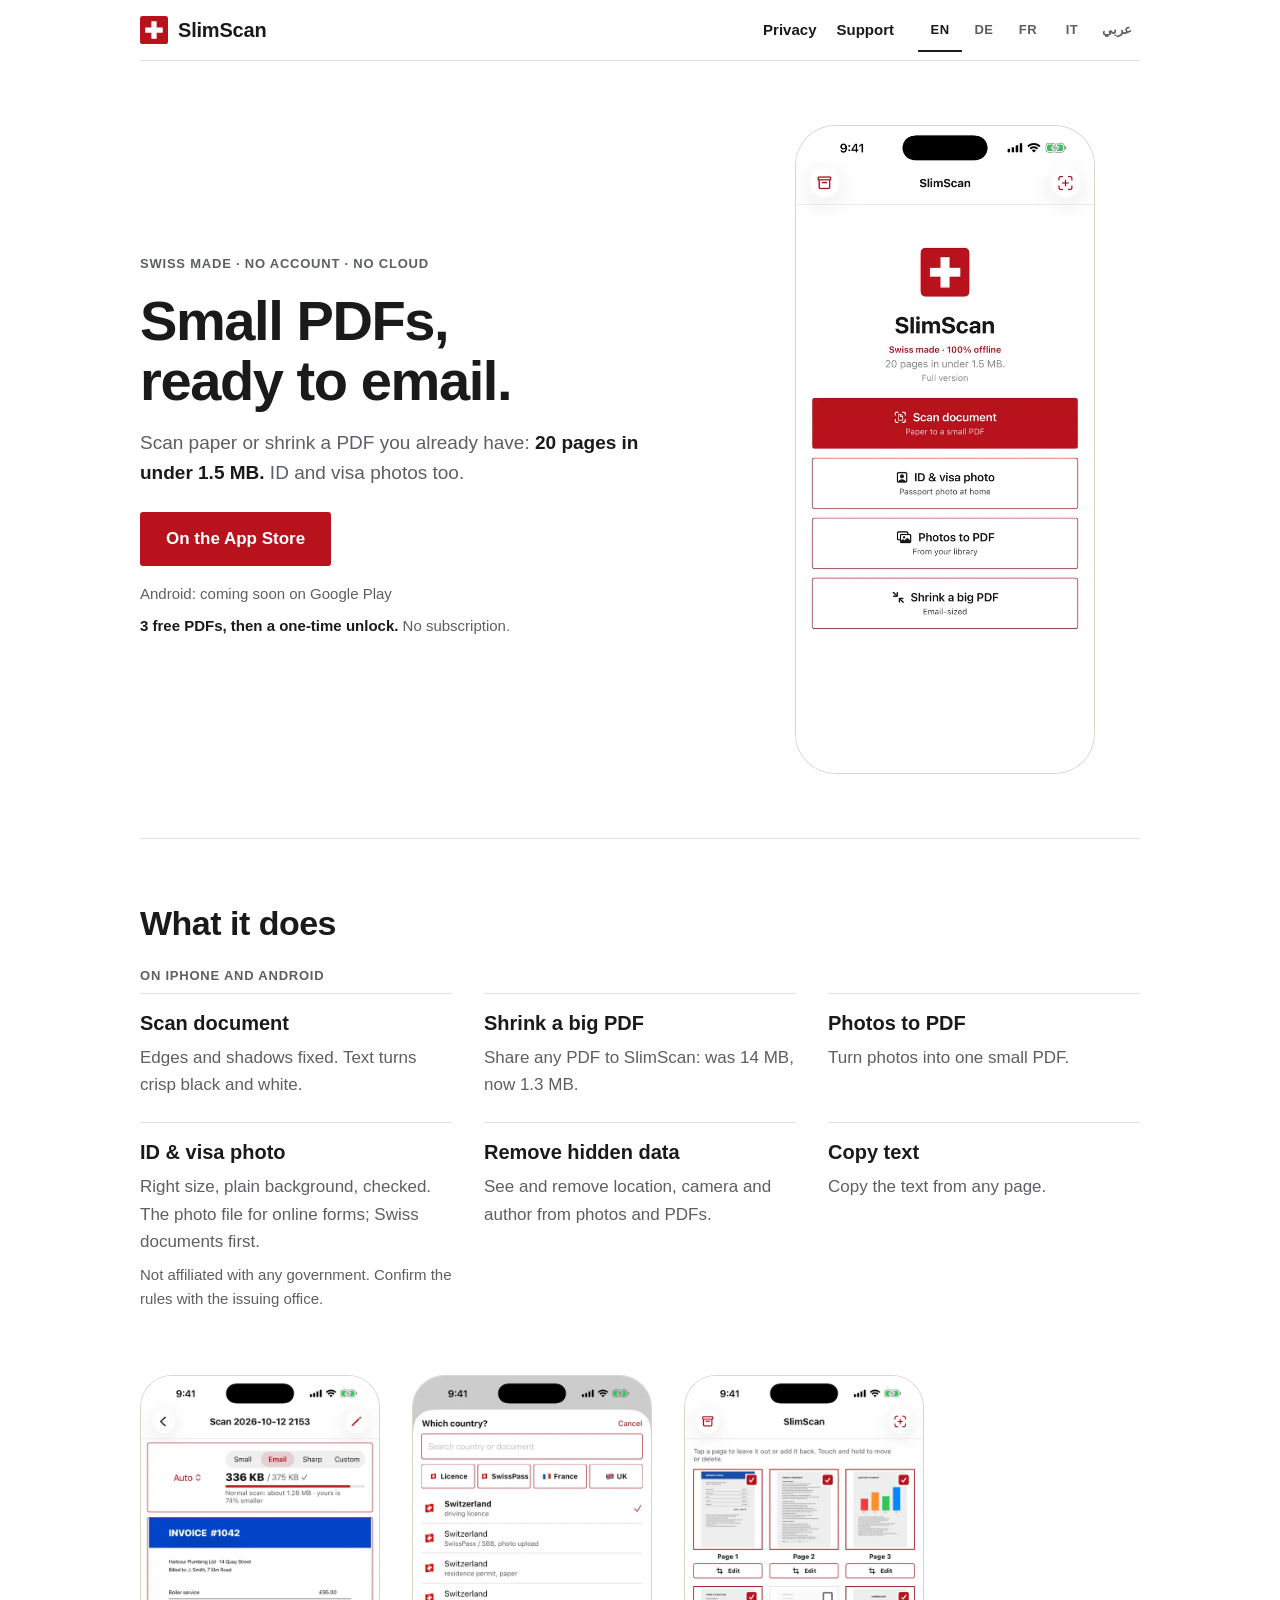
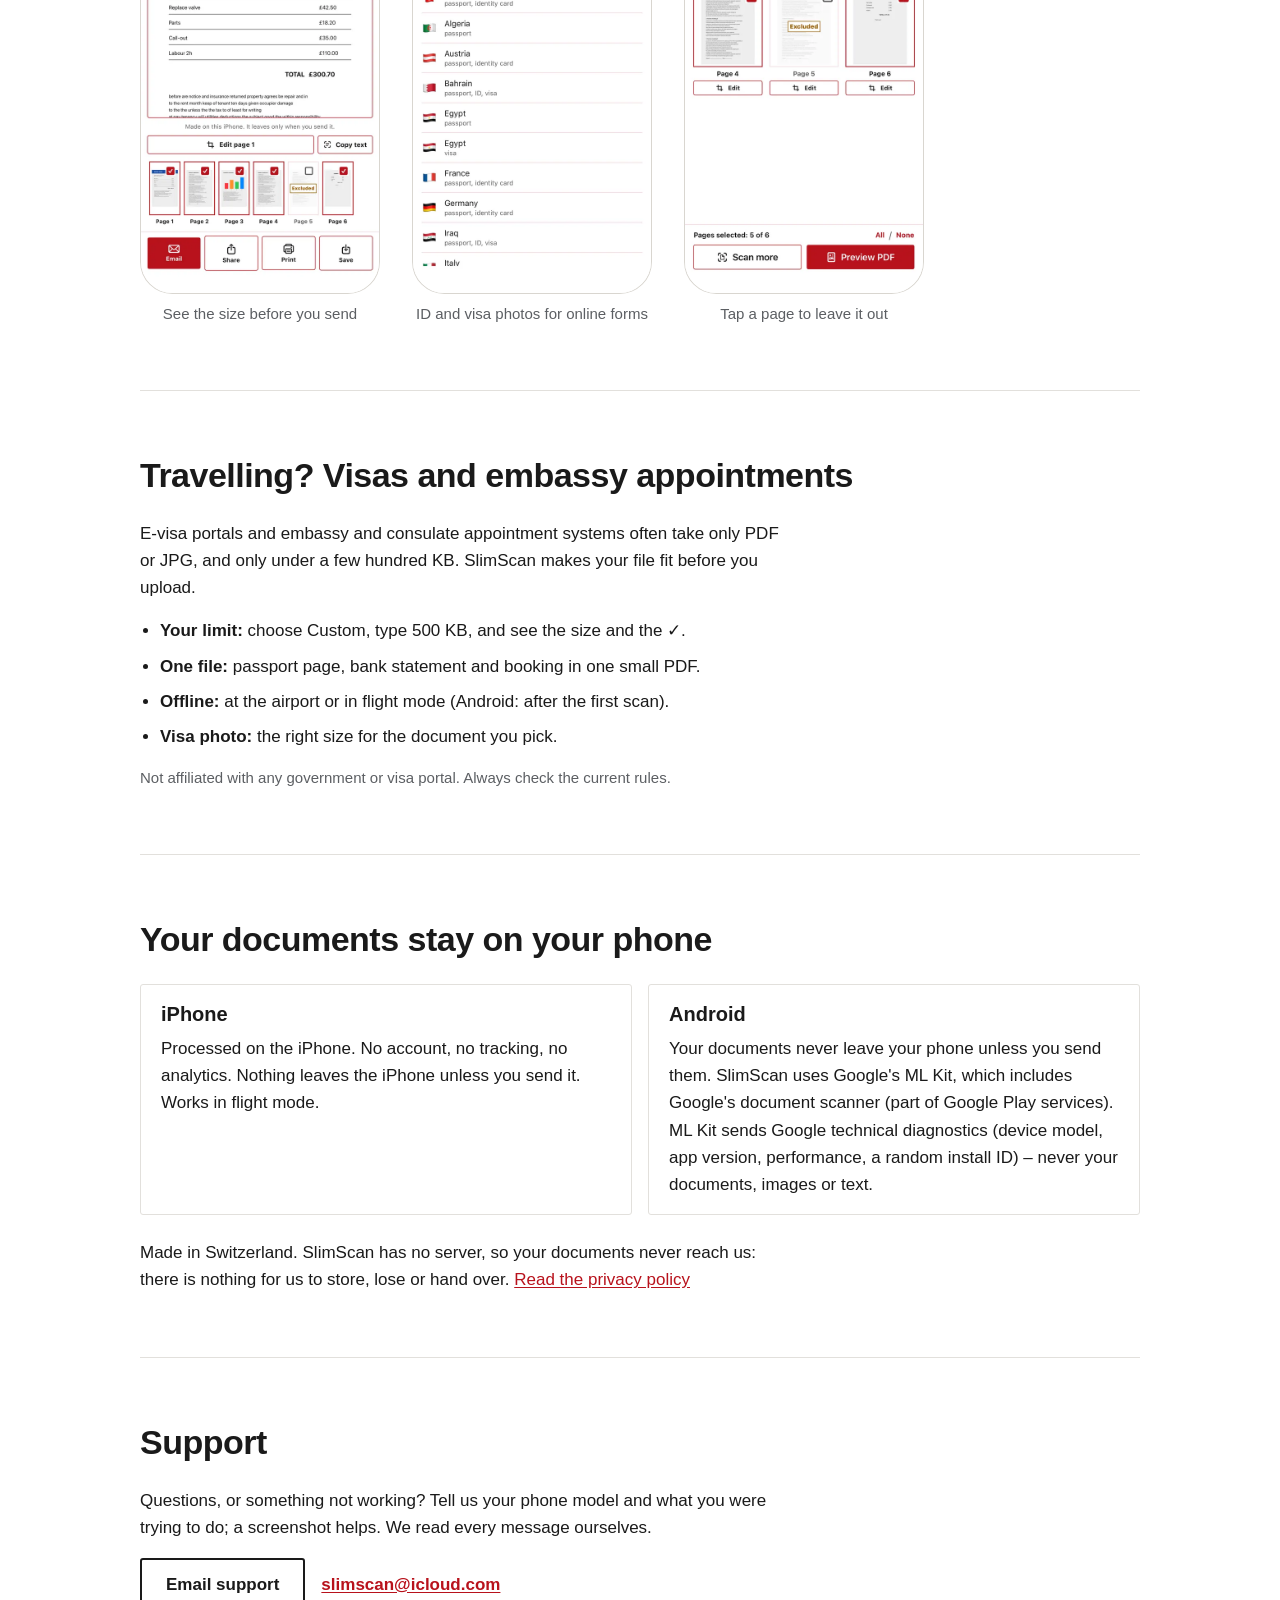
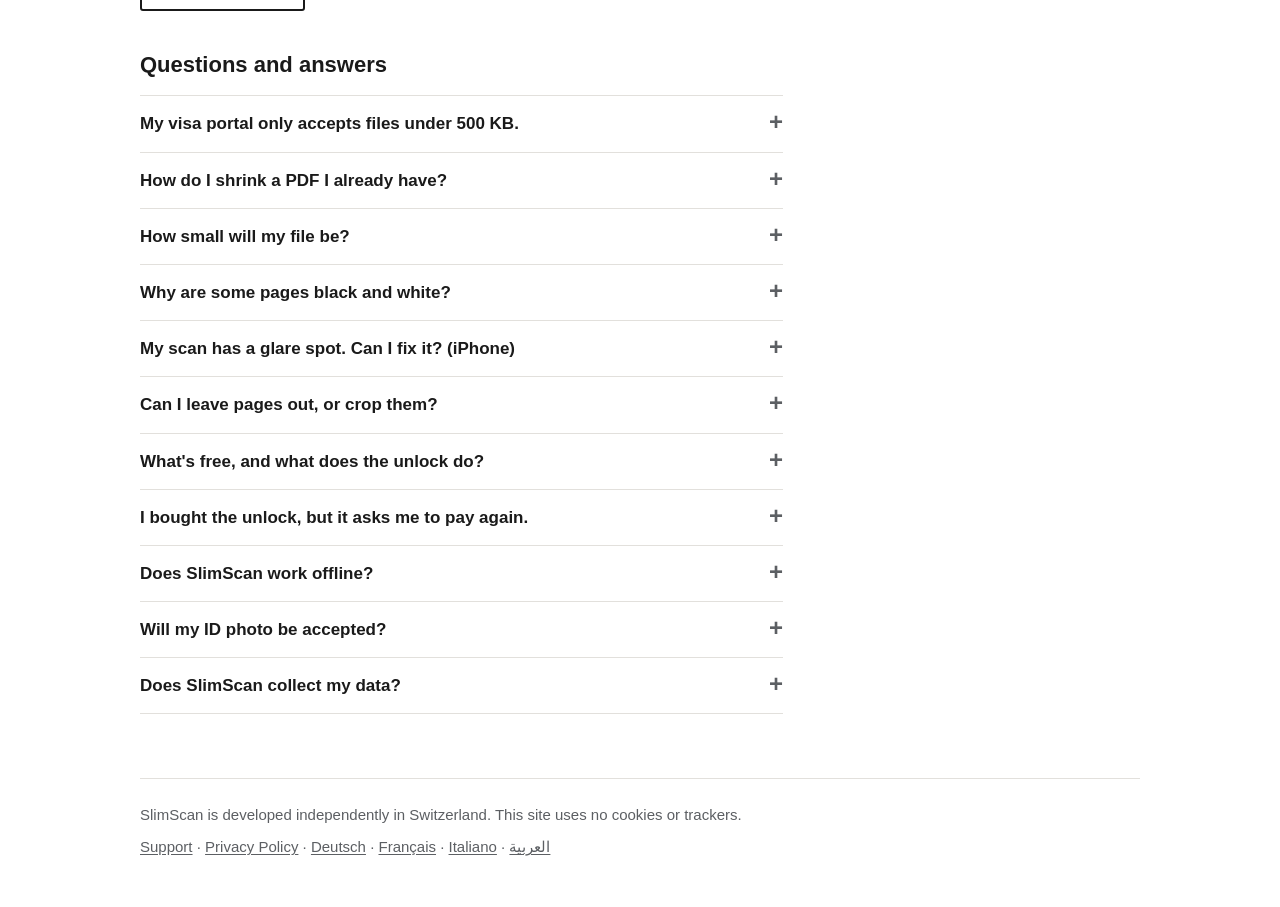
<file: index.html>
<!doctype html>
<html lang="en">
<head>
<meta charset="utf-8">
<meta name="viewport" content="width=device-width, initial-scale=1">
<title>SlimScan: Scan or Shrink PDF · Swiss made</title>
<meta name="description" content="Scan paper or shrink any PDF small enough to email: 20 pages in under 1.5 MB. ID &amp; visa photos too. Swiss made. No account, no subscription.">
<meta name="color-scheme" content="light dark">
<link rel="canonical" href="https://chager5000.github.io/SlimScan-support/">
<link rel="alternate" hreflang="en" href="https://chager5000.github.io/SlimScan-support/">
<link rel="alternate" hreflang="de" href="https://chager5000.github.io/SlimScan-support/de/">
<link rel="alternate" hreflang="fr" href="https://chager5000.github.io/SlimScan-support/fr/">
<link rel="alternate" hreflang="it" href="https://chager5000.github.io/SlimScan-support/it/">
<link rel="alternate" hreflang="ar" href="https://chager5000.github.io/SlimScan-support/ar/">
<link rel="alternate" hreflang="x-default" href="https://chager5000.github.io/SlimScan-support/">
<meta name="apple-itunes-app" content="app-id=6815830299">
<meta property="og:type" content="website">
<meta property="og:site_name" content="SlimScan">
<meta property="og:title" content="SlimScan: Scan or Shrink PDF · Swiss made">
<meta property="og:description" content="Small PDFs, ready to email. 20 pages in under 1.5 MB. No account, no cloud, no subscription.">
<meta property="og:url" content="https://chager5000.github.io/SlimScan-support/">
<meta property="og:image" content="https://chager5000.github.io/SlimScan-support/assets/og.png">
<meta property="og:image:width" content="1200">
<meta property="og:image:height" content="630">
<meta property="og:image:alt" content="SlimScan: small PDFs, Swiss made">
<meta property="og:locale" content="en_GB">
<meta name="twitter:card" content="summary_large_image">
<link rel="icon" href="assets/icon.svg" type="image/svg+xml">
<link rel="apple-touch-icon" href="assets/apple-touch-icon.png">
<link rel="stylesheet" href="style.css">
</head>
<body>
<a class="skip" href="#main">Skip to content</a>
<div class="wrap">
  <header class="top">
    <a class="brand" href="./" aria-current="page"><svg class="cross" viewBox="0 0 32 32" aria-hidden="true" focusable="false"><rect width="32" height="32" rx="3" fill="#B8121C"/><path fill="#fff" d="M13 6h6v7h7v6h-7v7h-6v-7H6v-6h7z"/></svg>SlimScan</a>
    <nav aria-label="Main">
      <a href="privacy.html">Privacy</a>
      <a href="#support">Support</a>
    </nav>
    <div class="langs" role="navigation" aria-label="Language">
      <a href="./" hreflang="en" lang="en" title="English" aria-current="true">EN</a>
      <a href="de/" hreflang="de" lang="de" title="Deutsch">DE</a>
      <a href="fr/" hreflang="fr" lang="fr" title="Français">FR</a>
      <a href="it/" hreflang="it" lang="it" title="Italiano">IT</a>
      <a href="ar/" hreflang="ar" lang="ar" title="العربية">عربي</a>
    </div>
  </header>

  <main id="main">
  <div class="hero">
    <div>
      <p class="eyebrow">Swiss made · No account · No cloud</p>
      <h1>Small PDFs, ready to email.</h1>
      <p class="lead">Scan paper or shrink a PDF you already have: <strong>20 pages in under 1.5 MB.</strong> ID and visa photos too.</p>
      <div class="cta">
        <a class="btn btn-primary" href="https://apps.apple.com/app/id6815830299?ct=website">On the App Store</a>
      </div>
      <p class="soon">Android: coming soon on Google Play</p>
      <p class="price"><strong>3 free PDFs, then a one-time unlock.</strong> No subscription.</p>
    </div>
    <figure class="hero-shot">
      <picture>
        <!-- dark version later: <source srcset="assets/01-swiss-start-dark.webp" type="image/webp" media="(prefers-color-scheme: dark)"> -->
        <source srcset="assets/01-swiss-start.webp" type="image/webp">
        <img class="shot" src="assets/01-swiss-start.jpg" width="580" height="1260" fetchpriority="high" decoding="async" alt="SlimScan home screen in the Swiss look, with the buttons Scan document, ID &amp; visa photo, Photos to PDF and Shrink a big PDF">
      </picture>
    </figure>
  </div>

  <section id="features" aria-labelledby="h-features">
    <h2 id="h-features">What it does</h2>
    <h3 class="group">On iPhone and Android</h3>
    <ul class="features">
      <li>
        <h3>Scan document</h3>
        <p>Edges and shadows fixed. Text turns crisp black and white.</p>
      </li>
      <li>
        <h3>Shrink a big PDF</h3>
        <p>Share any PDF to SlimScan: was 14 MB, now 1.3 MB.</p>
      </li>
      <li>
        <h3>Photos to PDF</h3>
        <p>Turn photos into one small PDF.</p>
      </li>
      <li>
        <h3>ID &amp; visa photo</h3>
        <p>Right size, plain background, checked. The photo file for online forms; Swiss documents first.</p>
        <p class="fine">Not affiliated with any government. Confirm the rules with the issuing office.</p>
      </li>
      <li>
        <h3>Remove hidden data</h3>
        <p>See and remove location, camera and author from photos and PDFs.</p>
      </li>
      <li>
        <h3>Copy text</h3>
        <p>Copy the text from any page.</p>
      </li>
    </ul>
    <ul class="screens">
      <li><figure><picture><!-- dark version later: <source srcset="assets/04-swiss-export-dark.webp" type="image/webp" media="(prefers-color-scheme: dark)"> --><source srcset="assets/04-swiss-export.webp" type="image/webp"><img class="shot" src="assets/04-swiss-export.jpg" width="580" height="1260" loading="lazy" decoding="async" alt="Export screen: the PDF is 336 KB, under the 375 KB Email limit and 74% smaller than a normal scan, with Email, Share, Print and Save buttons"></picture><figcaption>See the size before you send</figcaption></figure></li>
      <li><figure><picture><!-- dark version later: <source srcset="assets/09-swiss-idphoto-chooser-dark.webp" type="image/webp" media="(prefers-color-scheme: dark)"> --><source srcset="assets/09-swiss-idphoto-chooser.webp" type="image/webp"><img class="shot" src="assets/09-swiss-idphoto-chooser.jpg" width="580" height="1260" loading="lazy" decoding="async" alt="Document chooser for ID photos: Swiss driving licence, SwissPass and residence permit first, then countries from A to Z"></picture><figcaption>ID and visa photos for online forms</figcaption></figure></li>
      <li><figure><picture><!-- dark version later: <source srcset="assets/02-swiss-pages-dark.webp" type="image/webp" media="(prefers-color-scheme: dark)"> --><source srcset="assets/02-swiss-pages.webp" type="image/webp"><img class="shot" src="assets/02-swiss-pages.jpg" width="580" height="1260" loading="lazy" decoding="async" alt="Page grid with six scanned pages; page 5 is left out, 5 of 6 selected"></picture><figcaption>Tap a page to leave it out</figcaption></figure></li>
    </ul>
  </section>

  <section id="travel" aria-labelledby="h-travel">
    <h2 id="h-travel">Travelling? Visas and embassy appointments</h2>
    <p class="intro">E-visa portals and embassy and consulate appointment systems often take only PDF or JPG, and only under a few hundred KB. SlimScan makes your file fit before you upload.</p>
    <ul class="ticks">
      <li><strong>Your limit:</strong> choose Custom, type 500 KB, and see the size and the ✓.</li>
      <li><strong>One file:</strong> passport page, bank statement and booking in one small PDF.</li>
      <li><strong>Offline:</strong> at the airport or in flight mode (Android: after the first scan).</li>
      <li><strong>Visa photo:</strong> the right size for the document you pick.</li>
    </ul>
    <p class="fine">Not affiliated with any government or visa portal. Always check the current rules.</p>
  </section>

  <section id="privacy" aria-labelledby="h-privacy">
    <h2 id="h-privacy">Your documents stay on your phone</h2>
    <div class="split">
      <div class="box">
        <h3>iPhone</h3>
        <p>Processed on the iPhone. No account, no tracking, no analytics. Nothing leaves the iPhone unless you send it. Works in flight mode.</p>
      </div>
      <div class="box">
        <h3>Android</h3>
        <p>Your documents never leave your phone unless you send them. SlimScan uses Google's ML Kit, which includes Google's document scanner (part of Google Play services). ML Kit sends Google technical diagnostics (device model, app version, performance, a random install ID) – never your documents, images or text.</p>
      </div>
    </div>
    <p class="after">Made in Switzerland. SlimScan has no server, so your documents never reach us: there is nothing for us to store, lose or hand over. <a href="privacy.html">Read the privacy policy</a></p>
  </section>

  <section id="support" aria-labelledby="h-support">
    <h2 id="h-support">Support</h2>
    <div class="contact">
      <p>Questions, or something not working? Tell us your phone model and what you were trying to do; a screenshot helps. We read every message ourselves.</p>
      <p class="actions"><a class="btn btn-secondary" href="mailto:slimscan@icloud.com">Email support</a> <a class="mail" href="mailto:slimscan@icloud.com">slimscan@icloud.com</a></p>
    </div>
    <h3 class="faq-title" id="faq">Questions and answers</h3>
    <div class="faq">
      <details>
        <summary>My visa portal only accepts files under 500 KB.</summary>
        <p>Scan the pages, or tap <strong>Shrink a big PDF</strong>. Choose <strong>Custom</strong>, type <strong>500 KB</strong>, and upload when you see the ✓. If it can't get that small, try B&amp;W or fewer pages. Portal wants JPG? <strong>Share as pictures (JPG)</strong> gives one picture per page; these don't follow the Custom limit, so check their size. Visa photo: <strong>ID &amp; visa photo</strong>, then your document, or Custom size with your file limit.</p>
      </details>
      <details>
        <summary>How do I shrink a PDF I already have?</summary>
        <p>Tap <strong>Shrink a big PDF</strong> in SlimScan, or share the PDF to SlimScan from Mail, Files, WhatsApp or your browser.</p>
      </details>
      <details>
        <summary>How small will my file be?</summary>
        <p>With <strong>Email</strong> (the default), about 75 KB a page: 20 pages in under 1.5 MB. Choose <strong>Small</strong> for the smallest file, <strong>Sharp</strong> for more detail, or <strong>Custom</strong> to set your own limit.</p>
      </details>
      <details>
        <summary>Why are some pages black and white?</summary>
        <p>In <strong>Auto</strong>, text pages become sharp black and white, which is far smaller, and colourful pages stay in colour. You can choose Colour, Grey or B&amp;W for all pages instead.</p>
      </details>
      <details>
        <summary>My scan has a glare spot. Can I fix it? (iPhone)</summary>
        <p>Tap <strong>Edit</strong> under the page, then <strong>Remove glare</strong>, and take a second photo from a slightly different angle. SlimScan keeps the glare-free parts of both. Turning the flash off also helps.</p>
      </details>
      <details>
        <summary>Can I leave pages out, or crop them?</summary>
        <p>Tap a page to leave it out or add it back; the size updates instantly. To crop or rotate a page: on iPhone, tap <strong>Edit</strong> under the page; on Android, touch and hold the page. Touch and hold also moves or deletes a page.</p>
      </details>
      <details>
        <summary>What's free, and what does the unlock do?</summary>
        <p>Your first 3 PDFs are free, with a small watermark. Then <strong>Unlock SlimScan, pay once</strong>: no watermark, no limit, no subscription. The store shows the price in your currency. ID photos: framing and checking are free; saving and printing are part of the unlock.</p>
      </details>
      <details>
        <summary>I bought the unlock, but it asks me to pay again.</summary>
        <p>Tap <strong>Restore purchase</strong> on the unlock screen. Use the same Apple ID (iPhone) or Google account (Android) that you bought it with.</p>
      </details>
      <details>
        <summary>Does SlimScan work offline?</summary>
        <p>Yes. Scanning, shrinking and building PDFs happen on your phone, so it works in flight mode. Only buying or restoring the unlock needs a connection, and on Android the very first scan, which sets up Google's scanner.</p>
      </details>
      <details>
        <summary>Will my ID photo be accepted?</summary>
        <p>The checks are a guide, not a guarantee. Always confirm the current rules with the issuing office; some offices don't accept home prints. SlimScan is not affiliated with any government.</p>
      </details>
      <details>
        <summary>Does SlimScan collect my data?</summary>
        <p>On iPhone, no: nothing at all. On Android, SlimScan collects nothing either, but Google's ML Kit sends Google technical diagnostics, never your documents. Details in the <a href="privacy.html">privacy policy</a>.</p>
      </details>
    </div>
  </section>
  </main>

  <footer>
    <p>SlimScan is developed independently in Switzerland. This site uses no cookies or trackers.</p>
    <p><a href="#support">Support</a> · <a href="privacy.html">Privacy Policy</a> · <a href="de/" hreflang="de" lang="de">Deutsch</a> · <a href="fr/" hreflang="fr" lang="fr">Français</a> · <a href="it/" hreflang="it" lang="it">Italiano</a> · <a href="ar/" hreflang="ar" lang="ar">العربية</a></p>
  </footer>
</div>
</body>
</html>
</file>
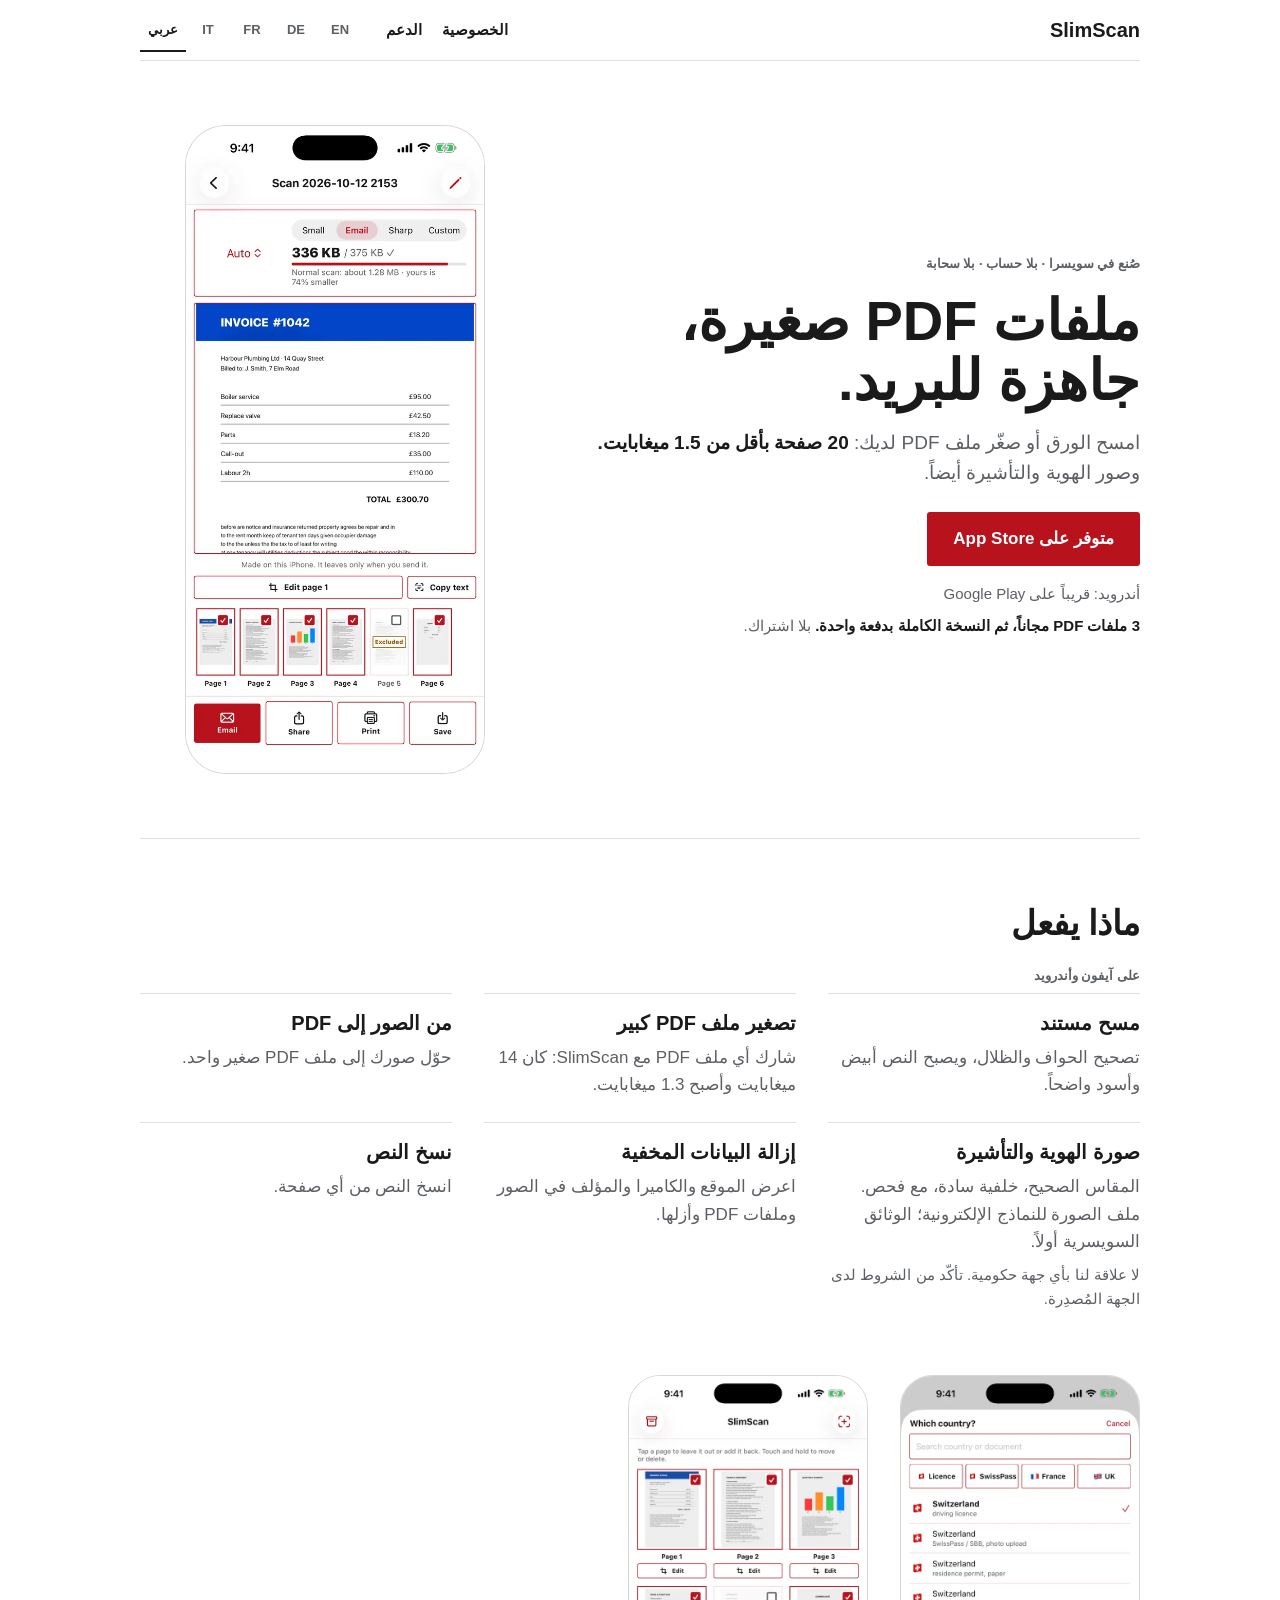
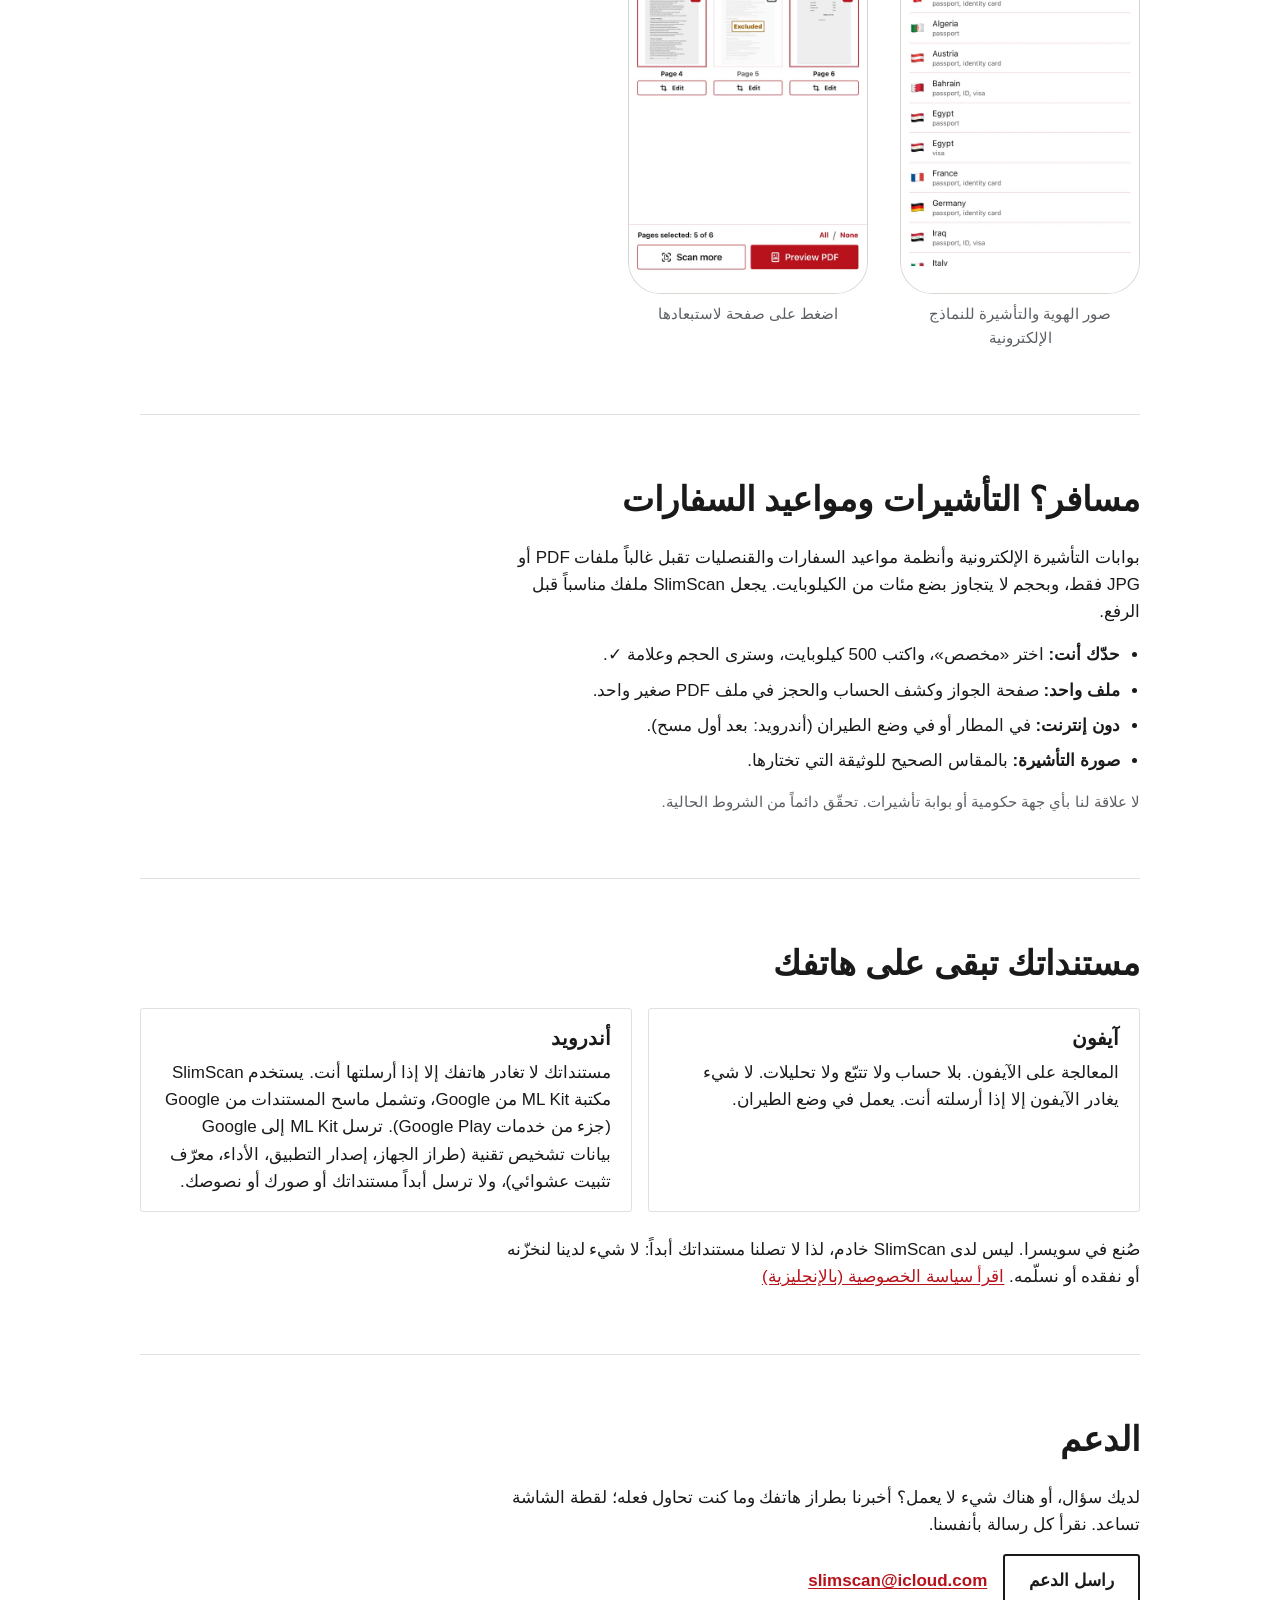
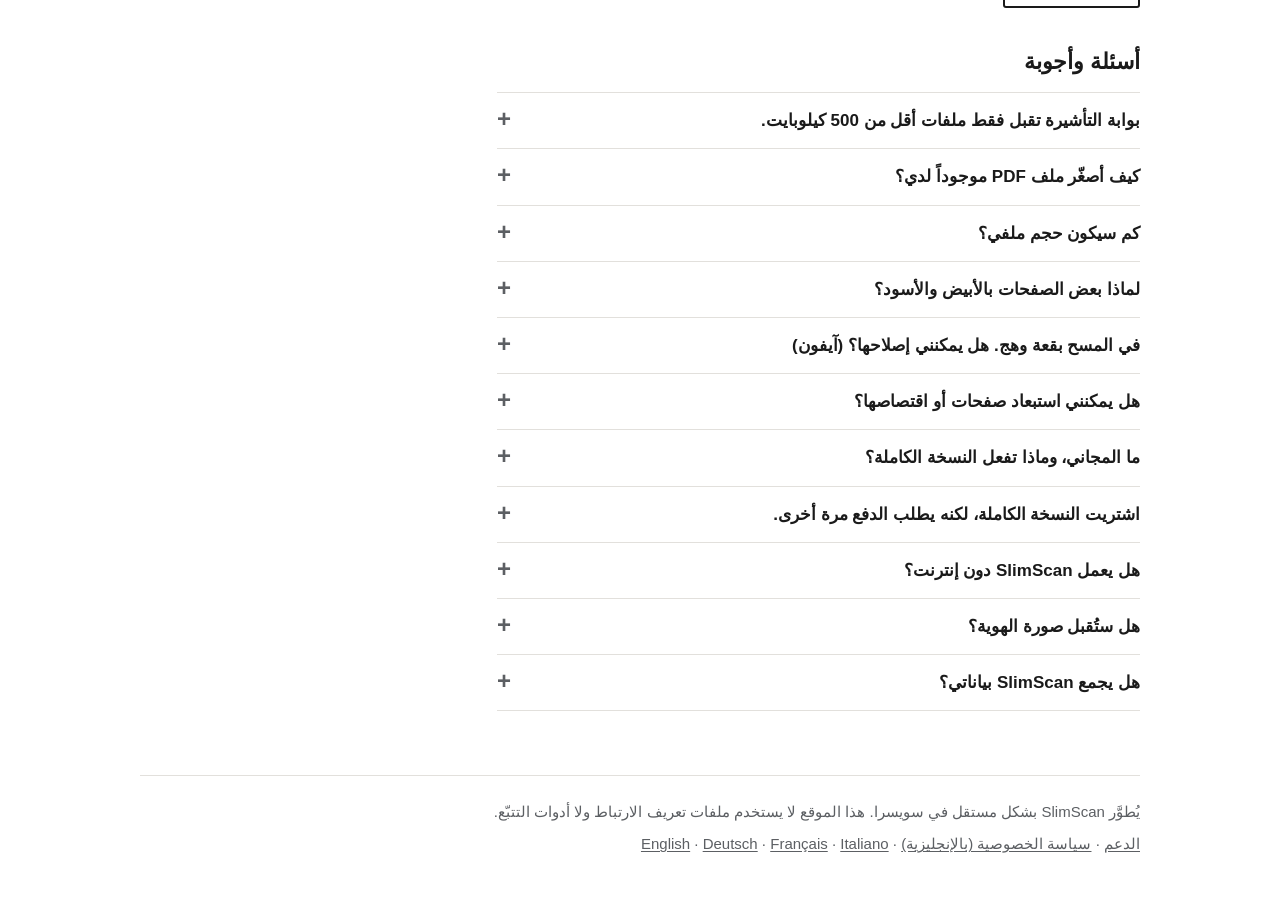
<file: ar/index.html>
<!doctype html>
<html lang="ar" dir="rtl">
<head>
<meta charset="utf-8">
<meta name="viewport" content="width=device-width, initial-scale=1">
<title>SlimScan: امسح أو صغّر ملفات PDF · صُنع في سويسرا</title>
<meta name="description" content="امسح الورق أو صغّر أي ملف PDF ليناسب البريد الإلكتروني: 20 صفحة بأقل من 1.5 ميغابايت. وصور الهوية والتأشيرة أيضاً. صُنع في سويسرا. بلا حساب ولا اشتراك.">
<meta name="color-scheme" content="light dark">
<link rel="canonical" href="https://chager5000.github.io/SlimScan-support/ar/">
<link rel="alternate" hreflang="en" href="https://chager5000.github.io/SlimScan-support/">
<link rel="alternate" hreflang="de" href="https://chager5000.github.io/SlimScan-support/de/">
<link rel="alternate" hreflang="fr" href="https://chager5000.github.io/SlimScan-support/fr/">
<link rel="alternate" hreflang="it" href="https://chager5000.github.io/SlimScan-support/it/">
<link rel="alternate" hreflang="ar" href="https://chager5000.github.io/SlimScan-support/ar/">
<link rel="alternate" hreflang="x-default" href="https://chager5000.github.io/SlimScan-support/">
<meta name="apple-itunes-app" content="app-id=6815830299">
<meta property="og:type" content="website">
<meta property="og:site_name" content="SlimScan">
<meta property="og:title" content="SlimScan: امسح أو صغّر ملفات PDF · صُنع في سويسرا">
<meta property="og:description" content="ملفات PDF صغيرة جاهزة للبريد. 20 صفحة بأقل من 1.5 ميغابايت. بلا حساب ولا سحابة ولا اشتراك.">
<meta property="og:url" content="https://chager5000.github.io/SlimScan-support/ar/">
<meta property="og:image" content="https://chager5000.github.io/SlimScan-support/assets/og.png">
<meta property="og:image:width" content="1200">
<meta property="og:image:height" content="630">
<meta property="og:image:alt" content="SlimScan: ملفات PDF صغيرة، صُنع في سويسرا">
<meta property="og:locale" content="ar_AR">
<meta name="twitter:card" content="summary_large_image">
<link rel="icon" href="../assets/icon.svg" type="image/svg+xml">
<link rel="apple-touch-icon" href="../assets/apple-touch-icon.png">
<link rel="stylesheet" href="../style.css">
</head>
<body>
<a class="skip" href="#main">انتقل إلى المحتوى</a>
<div class="wrap">
  <header class="top">
    <!-- No Swiss cross on the Arabic page, as in the app (ContentView.swift: no cross in Arabic). -->
    <a class="brand" href="./" aria-current="page">SlimScan</a>
    <nav aria-label="القائمة الرئيسية">
      <a href="../privacy.html" hreflang="en">الخصوصية</a>
      <a href="#support">الدعم</a>
    </nav>
    <div class="langs" role="navigation" aria-label="اللغة">
      <a href="../" hreflang="en" lang="en" title="English">EN</a>
      <a href="../de/" hreflang="de" lang="de" title="Deutsch">DE</a>
      <a href="../fr/" hreflang="fr" lang="fr" title="Français">FR</a>
      <a href="../it/" hreflang="it" lang="it" title="Italiano">IT</a>
      <a href="./" hreflang="ar" lang="ar" title="العربية" aria-current="true">عربي</a>
    </div>
  </header>

  <main id="main">
  <div class="hero">
    <div>
      <p class="eyebrow">صُنع في سويسرا · بلا حساب · بلا سحابة</p>
      <h1>ملفات PDF صغيرة، جاهزة للبريد.</h1>
      <p class="lead">امسح الورق أو صغّر ملف PDF لديك: <strong>20 صفحة بأقل من 1.5 ميغابايت.</strong> وصور الهوية والتأشيرة أيضاً.</p>
      <div class="cta">
        <a class="btn btn-primary" href="https://apps.apple.com/app/id6815830299?ct=website">متوفر على App Store</a>
      </div>
      <p class="soon">أندرويد: قريباً على Google Play</p>
      <p class="price"><strong>3 ملفات PDF مجاناً، ثم النسخة الكاملة بدفعة واحدة.</strong> بلا اشتراك.</p>
    </div>
    <figure class="hero-shot">
      <picture>
        <source srcset="../assets/04-swiss-export.webp" type="image/webp">
        <img class="shot" src="../assets/04-swiss-export.jpg" width="580" height="1260" fetchpriority="high" decoding="async" alt="شاشة التصدير (بالإنجليزية): حجم ملف PDF هو 336 كيلوبايت، أقل من حد البريد 375 كيلوبايت وأصغر بنسبة 74% من المسح العادي، مع أزرار البريد والمشاركة والطباعة والحفظ">
      </picture>
    </figure>
  </div>

  <section id="features" aria-labelledby="h-features">
    <h2 id="h-features">ماذا يفعل</h2>
    <h3 class="group">على آيفون وأندرويد</h3>
    <ul class="features">
      <li>
        <h3>مسح مستند</h3>
        <p>تصحيح الحواف والظلال، ويصبح النص أبيض وأسود واضحاً.</p>
      </li>
      <li>
        <h3>تصغير ملف PDF كبير</h3>
        <p>شارك أي ملف PDF مع SlimScan: كان 14 ميغابايت وأصبح 1.3 ميغابايت.</p>
      </li>
      <li>
        <h3>من الصور إلى PDF</h3>
        <p>حوّل صورك إلى ملف PDF صغير واحد.</p>
      </li>
      <li>
        <h3>صورة الهوية والتأشيرة</h3>
        <p>المقاس الصحيح، خلفية سادة، مع فحص. ملف الصورة للنماذج الإلكترونية؛ الوثائق السويسرية أولاً.</p>
        <p class="fine">لا علاقة لنا بأي جهة حكومية. تأكّد من الشروط لدى الجهة المُصدِرة.</p>
      </li>
      <li>
        <h3>إزالة البيانات المخفية</h3>
        <p>اعرض الموقع والكاميرا والمؤلف في الصور وملفات PDF وأزلها.</p>
      </li>
      <li>
        <h3>نسخ النص</h3>
        <p>انسخ النص من أي صفحة.</p>
      </li>
    </ul>
    <ul class="screens">
      <li><figure><picture><source srcset="../assets/09-swiss-idphoto-chooser.webp" type="image/webp"><img class="shot" src="../assets/09-swiss-idphoto-chooser.jpg" width="580" height="1260" loading="lazy" decoding="async" alt="اختيار الوثيقة لصور الهوية (بالإنجليزية): رخصة القيادة السويسرية وSwissPass وتصريح الإقامة أولاً، ثم الدول أبجدياً"></picture><figcaption>صور الهوية والتأشيرة للنماذج الإلكترونية</figcaption></figure></li>
      <li><figure><picture><source srcset="../assets/02-swiss-pages.webp" type="image/webp"><img class="shot" src="../assets/02-swiss-pages.jpg" width="580" height="1260" loading="lazy" decoding="async" alt="شبكة من ست صفحات ممسوحة (بالإنجليزية)؛ الصفحة 5 مستبعدة، و5 من 6 محددة"></picture><figcaption>اضغط على صفحة لاستبعادها</figcaption></figure></li>
    </ul>
  </section>

  <section id="travel" aria-labelledby="h-travel">
    <h2 id="h-travel">مسافر؟ التأشيرات ومواعيد السفارات</h2>
    <p class="intro">بوابات التأشيرة الإلكترونية وأنظمة مواعيد السفارات والقنصليات تقبل غالباً ملفات PDF أو JPG فقط، وبحجم لا يتجاوز بضع مئات من الكيلوبايت. يجعل SlimScan ملفك مناسباً قبل الرفع.</p>
    <ul class="ticks">
      <li><strong>حدّك أنت:</strong> اختر «مخصص»، واكتب 500 كيلوبايت، وسترى الحجم وعلامة ✓.</li>
      <li><strong>ملف واحد:</strong> صفحة الجواز وكشف الحساب والحجز في ملف PDF صغير واحد.</li>
      <li><strong>دون إنترنت:</strong> في المطار أو في وضع الطيران (أندرويد: بعد أول مسح).</li>
      <li><strong>صورة التأشيرة:</strong> بالمقاس الصحيح للوثيقة التي تختارها.</li>
    </ul>
    <p class="fine">لا علاقة لنا بأي جهة حكومية أو بوابة تأشيرات. تحقّق دائماً من الشروط الحالية.</p>
  </section>

  <section id="privacy" aria-labelledby="h-privacy">
    <h2 id="h-privacy">مستنداتك تبقى على هاتفك</h2>
    <div class="split">
      <div class="box">
        <h3>آيفون</h3>
        <p>المعالجة على الآيفون. بلا حساب ولا تتبّع ولا تحليلات. لا شيء يغادر الآيفون إلا إذا أرسلته أنت. يعمل في وضع الطيران.</p>
      </div>
      <div class="box">
        <h3>أندرويد</h3>
        <p>مستنداتك لا تغادر هاتفك إلا إذا أرسلتها أنت. يستخدم SlimScan مكتبة ML Kit من Google، وتشمل ماسح المستندات من Google (جزء من خدمات Google Play). ترسل ML Kit إلى Google بيانات تشخيص تقنية (طراز الجهاز، إصدار التطبيق، الأداء، معرّف تثبيت عشوائي)، ولا ترسل أبداً مستنداتك أو صورك أو نصوصك.</p>
      </div>
    </div>
    <p class="after">صُنع في سويسرا. ليس لدى SlimScan خادم، لذا لا تصلنا مستنداتك أبداً: لا شيء لدينا لنخزّنه أو نفقده أو نسلّمه. <a href="../privacy.html" hreflang="en">اقرأ سياسة الخصوصية (بالإنجليزية)</a></p>
  </section>

  <section id="support" aria-labelledby="h-support">
    <h2 id="h-support">الدعم</h2>
    <div class="contact">
      <p>لديك سؤال، أو هناك شيء لا يعمل؟ أخبرنا بطراز هاتفك وما كنت تحاول فعله؛ لقطة الشاشة تساعد. نقرأ كل رسالة بأنفسنا.</p>
      <p class="actions"><a class="btn btn-secondary" href="mailto:slimscan@icloud.com">راسل الدعم</a> <a class="mail" href="mailto:slimscan@icloud.com" dir="ltr">slimscan@icloud.com</a></p>
    </div>
    <h3 class="faq-title" id="faq">أسئلة وأجوبة</h3>
    <div class="faq">
      <details>
        <summary>بوابة التأشيرة تقبل فقط ملفات أقل من 500 كيلوبايت.</summary>
        <p>امسح الصفحات، أو اضغط <strong>تصغير ملف PDF كبير</strong>. اختر <strong>مخصص</strong>، واكتب <strong>500 كيلوبايت</strong>، وارفع الملف عندما ترى علامة ✓. إن لم يصغر بما يكفي، جرّب أبيض وأسود أو عدداً أقل من الصفحات. البوابة تطلب JPG؟ <strong>مشاركة كصور (JPG)</strong> تعطي صورة لكل صفحة؛ وهذه لا تتبع حد «مخصص»، فتحقّق من حجمها. لصورة التأشيرة: <strong>صورة الهوية والتأشيرة</strong>، ثم وثيقتك، أو «مقاس مخصص» مع حد ملفك.</p>
      </details>
      <details>
        <summary>كيف أصغّر ملف PDF موجوداً لدي؟</summary>
        <p>اضغط <strong>تصغير ملف PDF كبير</strong> في SlimScan، أو شارك ملف PDF مع SlimScan من البريد أو الملفات أو واتساب أو المتصفح.</p>
      </details>
      <details>
        <summary>كم سيكون حجم ملفي؟</summary>
        <p>مع <strong>بريد</strong> (الافتراضي)، نحو 75 كيلوبايت للصفحة: 20 صفحة بأقل من 1.5 ميغابايت. اختر <strong>صغير</strong> لأصغر ملف، أو <strong>واضح</strong> لتفاصيل أكثر، أو <strong>مخصص</strong> لتحديد حدك الخاص.</p>
      </details>
      <details>
        <summary>لماذا بعض الصفحات بالأبيض والأسود؟</summary>
        <p>في وضع <strong>تلقائي</strong>، تصبح الصفحات النصية بالأبيض والأسود الحاد، وهي أصغر بكثير، والصفحات الملونة تبقى ملونة. يمكنك بدلاً من ذلك اختيار ملون أو رمادي أو أبيض وأسود لكل الصفحات.</p>
      </details>
      <details>
        <summary>في المسح بقعة وهج. هل يمكنني إصلاحها؟ (آيفون)</summary>
        <p>اضغط <strong>تعديل</strong> تحت الصفحة، ثم <strong>إزالة الوهج</strong>، والتقط صورة ثانية من زاوية مختلفة قليلاً. يحتفظ SlimScan بالأجزاء الخالية من الوهج في الصورتين. إطفاء الفلاش يساعد أيضاً.</p>
      </details>
      <details>
        <summary>هل يمكنني استبعاد صفحات أو اقتصاصها؟</summary>
        <p>اضغط على صفحة لاستبعادها أو إعادتها؛ يتحدّث الحجم فوراً. لاقتصاص صفحة أو تدويرها: على آيفون، اضغط <strong>تعديل</strong> تحت الصفحة؛ وعلى أندرويد، المس الصفحة مطوّلاً. اللمس المطوّل ينقل الصفحة أو يحذفها أيضاً.</p>
      </details>
      <details>
        <summary>ما المجاني، وماذا تفعل النسخة الكاملة؟</summary>
        <p>أول 3 ملفات PDF مجانية، بعلامة مائية صغيرة. بعدها <strong>النسخة الكاملة بدفعة واحدة</strong>: بلا علامة مائية، بلا حد، بلا اشتراك. يعرض المتجر السعر بعملتك. صور الهوية: التأطير والفحص مجانيان؛ الحفظ والطباعة ضمن النسخة الكاملة.</p>
      </details>
      <details>
        <summary>اشتريت النسخة الكاملة، لكنه يطلب الدفع مرة أخرى.</summary>
        <p>اضغط <strong>استعادة الشراء</strong> في شاشة النسخة الكاملة. استخدم نفس Apple ID (آيفون) أو حساب Google (أندرويد) الذي اشتريت به.</p>
      </details>
      <details>
        <summary>هل يعمل SlimScan دون إنترنت؟</summary>
        <p>نعم. المسح والتصغير وإنشاء ملفات PDF تتم على هاتفك، لذا يعمل في وضع الطيران. فقط شراء النسخة الكاملة أو استعادتها يحتاج اتصالاً، وعلى أندرويد أول مسح، الذي يجهّز ماسح Google.</p>
      </details>
      <details>
        <summary>هل ستُقبل صورة الهوية؟</summary>
        <p>الفحوص دليل وليست ضماناً. تأكّد دائماً من الشروط الحالية لدى الجهة المُصدِرة؛ بعض الجهات لا تقبل الصور المطبوعة في المنزل. لا علاقة لـ SlimScan بأي جهة حكومية.</p>
      </details>
      <details>
        <summary>هل يجمع SlimScan بياناتي؟</summary>
        <p>على آيفون، لا: لا شيء على الإطلاق. على أندرويد، لا يجمع SlimScan شيئاً أيضاً، لكن ML Kit من Google ترسل إلى Google بيانات تشخيص تقنية، وليس مستنداتك أبداً. التفاصيل في <a href="../privacy.html" hreflang="en">سياسة الخصوصية (بالإنجليزية)</a>.</p>
      </details>
    </div>
  </section>
  </main>

  <footer>
    <p>يُطوَّر SlimScan بشكل مستقل في سويسرا. هذا الموقع لا يستخدم ملفات تعريف الارتباط ولا أدوات التتبّع.</p>
    <p><a href="#support">الدعم</a> · <a href="../privacy.html" hreflang="en">سياسة الخصوصية (بالإنجليزية)</a> · <a href="../" hreflang="en" lang="en">English</a> · <a href="../de/" hreflang="de" lang="de">Deutsch</a> · <a href="../fr/" hreflang="fr" lang="fr">Français</a> · <a href="../it/" hreflang="it" lang="it">Italiano</a></p>
  </footer>
</div>
</body>
</html>
</file>
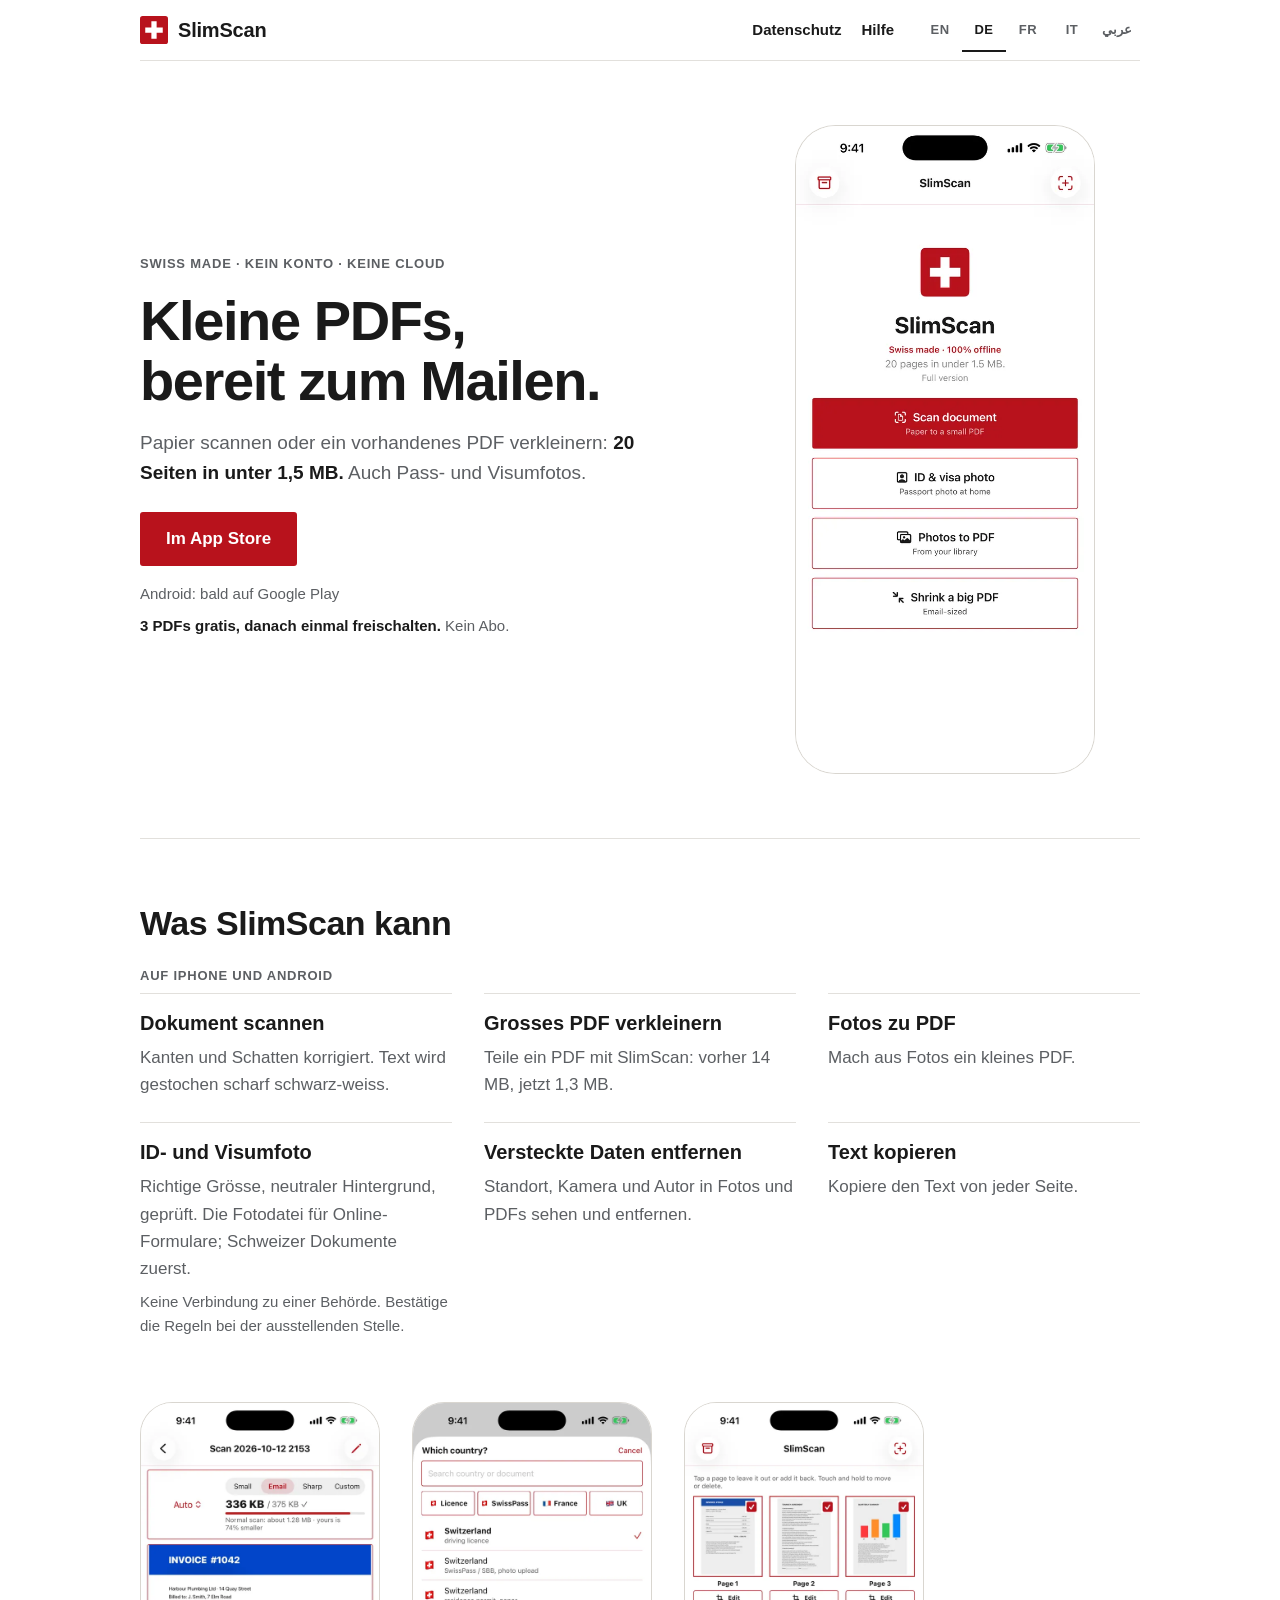
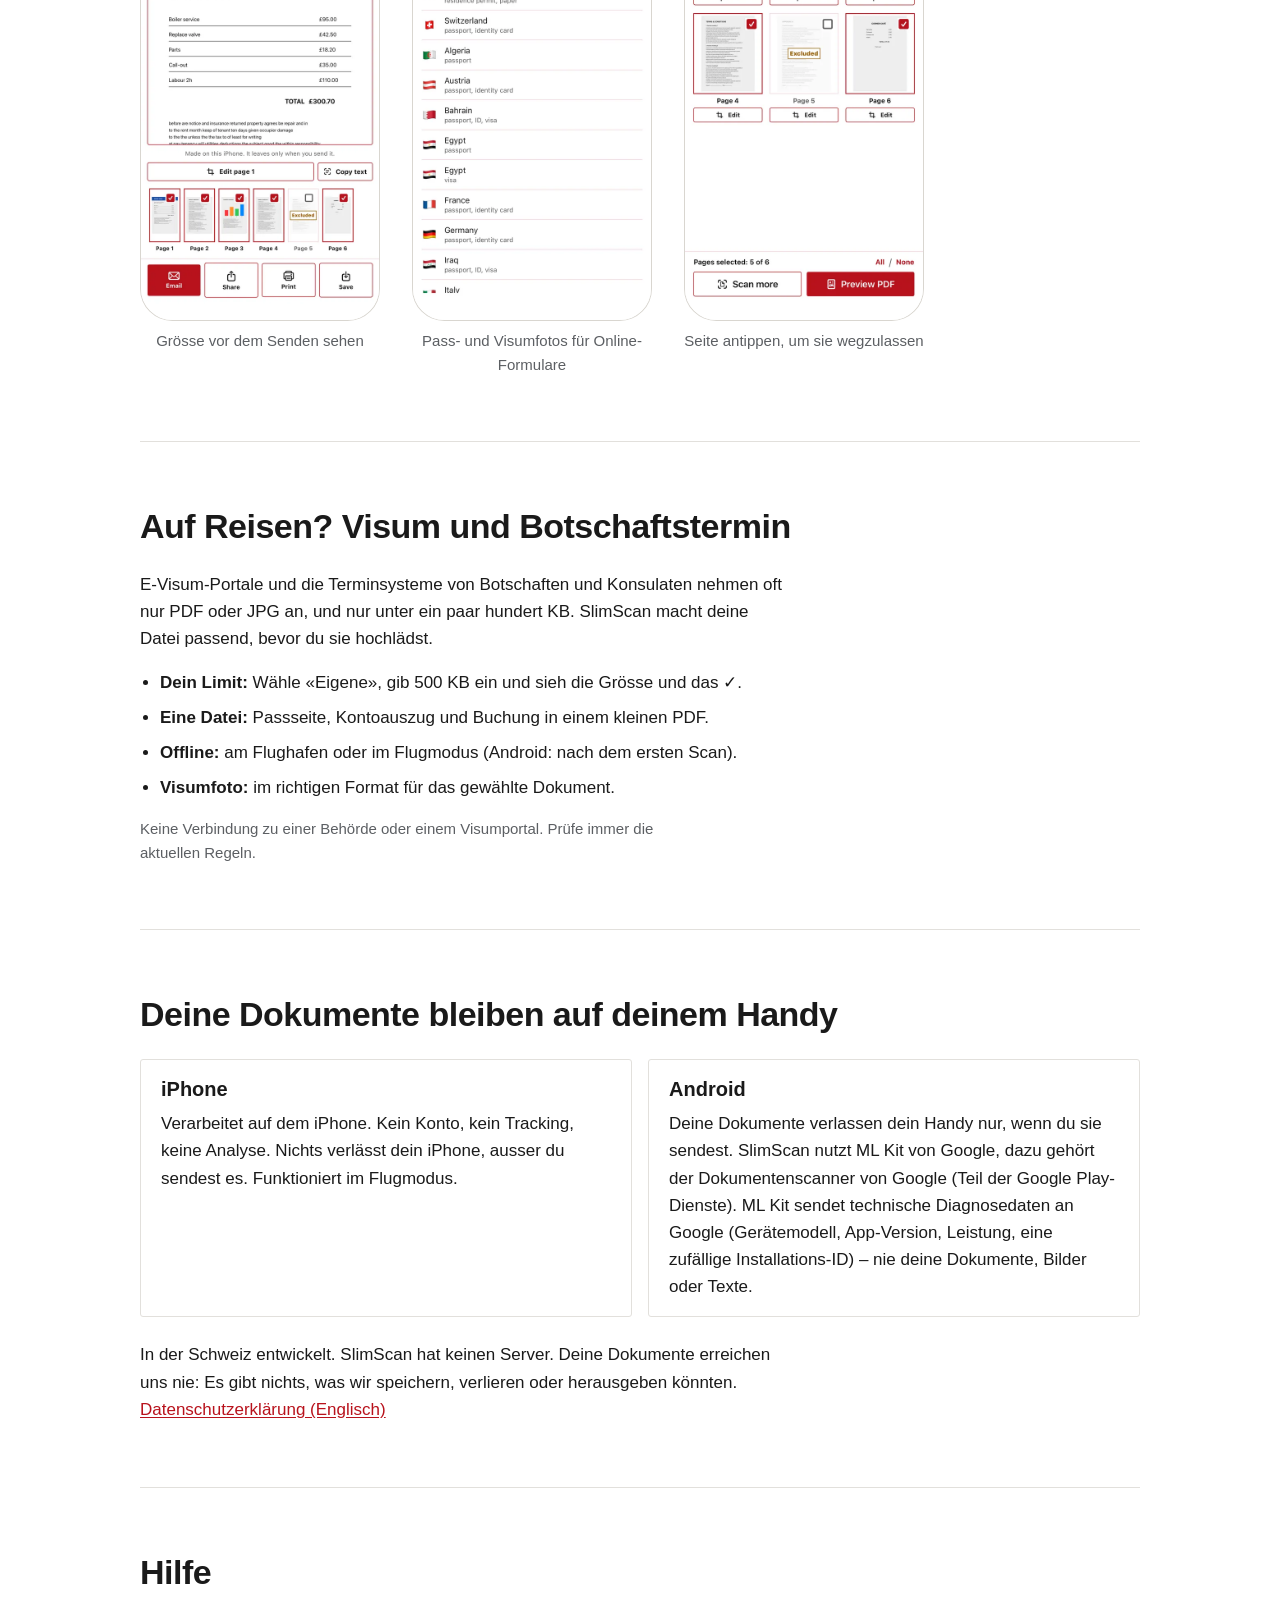
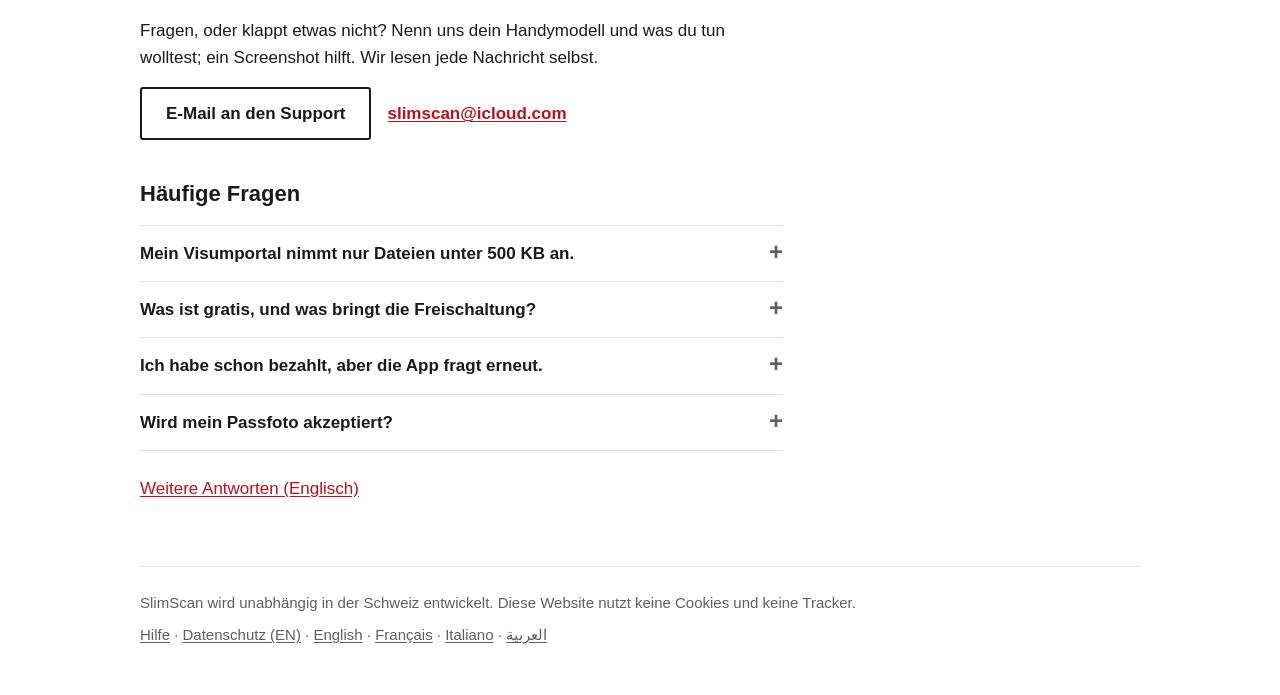
<file: de/index.html>
<!doctype html>
<html lang="de">
<head>
<meta charset="utf-8">
<meta name="viewport" content="width=device-width, initial-scale=1">
<title>SlimScan: PDF scannen und verkleinern · Swiss made</title>
<meta name="description" content="Papier scannen oder jedes PDF klein genug zum Mailen machen: 20 Seiten in unter 1,5 MB. Auch Pass- und Visumfotos. Swiss made. Kein Konto, kein Abo.">
<meta name="color-scheme" content="light dark">
<link rel="canonical" href="https://chager5000.github.io/SlimScan-support/de/">
<link rel="alternate" hreflang="en" href="https://chager5000.github.io/SlimScan-support/">
<link rel="alternate" hreflang="de" href="https://chager5000.github.io/SlimScan-support/de/">
<link rel="alternate" hreflang="fr" href="https://chager5000.github.io/SlimScan-support/fr/">
<link rel="alternate" hreflang="it" href="https://chager5000.github.io/SlimScan-support/it/">
<link rel="alternate" hreflang="ar" href="https://chager5000.github.io/SlimScan-support/ar/">
<link rel="alternate" hreflang="x-default" href="https://chager5000.github.io/SlimScan-support/">
<meta name="apple-itunes-app" content="app-id=6815830299">
<meta property="og:type" content="website">
<meta property="og:site_name" content="SlimScan">
<meta property="og:title" content="SlimScan: PDF scannen und verkleinern · Swiss made">
<meta property="og:description" content="Kleine PDFs, bereit zum Mailen. 20 Seiten in unter 1,5 MB. Kein Konto, keine Cloud, kein Abo.">
<meta property="og:url" content="https://chager5000.github.io/SlimScan-support/de/">
<meta property="og:image" content="https://chager5000.github.io/SlimScan-support/assets/og.png">
<meta property="og:image:width" content="1200">
<meta property="og:image:height" content="630">
<meta property="og:image:alt" content="SlimScan: kleine PDFs, Swiss made">
<meta property="og:locale" content="de_CH">
<meta name="twitter:card" content="summary_large_image">
<link rel="icon" href="../assets/icon.svg" type="image/svg+xml">
<link rel="apple-touch-icon" href="../assets/apple-touch-icon.png">
<link rel="stylesheet" href="../style.css">
</head>
<body>
<a class="skip" href="#main">Zum Inhalt springen</a>
<div class="wrap">
  <header class="top">
    <a class="brand" href="../de/" aria-current="page"><svg class="cross" viewBox="0 0 32 32" aria-hidden="true" focusable="false"><rect width="32" height="32" rx="3" fill="#B8121C"/><path fill="#fff" d="M13 6h6v7h7v6h-7v7h-6v-7H6v-6h7z"/></svg>SlimScan</a>
    <nav aria-label="Hauptmenü">
      <a href="../privacy.html" hreflang="en">Datenschutz</a>
      <a href="#support">Hilfe</a>
    </nav>
    <div class="langs" role="navigation" aria-label="Sprache">
      <a href="../" hreflang="en" lang="en" title="English">EN</a>
      <a href="../de/" hreflang="de" lang="de" title="Deutsch" aria-current="true">DE</a>
      <a href="../fr/" hreflang="fr" lang="fr" title="Français">FR</a>
      <a href="../it/" hreflang="it" lang="it" title="Italiano">IT</a>
      <a href="../ar/" hreflang="ar" lang="ar" title="العربية">عربي</a>
    </div>
  </header>

  <main id="main">
  <div class="hero">
    <div>
      <p class="eyebrow">Swiss made · Kein Konto · Keine Cloud</p>
      <h1>Kleine PDFs, bereit zum Mailen.</h1>
      <p class="lead">Papier scannen oder ein vorhandenes PDF verkleinern: <strong>20 Seiten in unter 1,5 MB.</strong> Auch Pass- und Visumfotos.</p>
      <div class="cta">
        <a class="btn btn-primary" href="https://apps.apple.com/app/id6815830299?ct=website">Im App Store</a>
      </div>
      <p class="soon">Android: bald auf Google Play</p>
      <p class="price"><strong>3 PDFs gratis, danach einmal freischalten.</strong> Kein Abo.</p>
    </div>
    <figure class="hero-shot">
      <picture>
        <!-- dark version later: <source srcset="../assets/01-swiss-start-dark.webp" type="image/webp" media="(prefers-color-scheme: dark)"> -->
        <source srcset="../assets/01-swiss-start.webp" type="image/webp">
        <img class="shot" src="../assets/01-swiss-start.jpg" width="580" height="1260" fetchpriority="high" decoding="async" alt="Startbildschirm von SlimScan im Schweizer Look, mit den Tasten Scan document, ID &amp; visa photo, Photos to PDF und Shrink a big PDF">
      </picture>
    </figure>
  </div>

  <section id="features" aria-labelledby="h-features">
    <h2 id="h-features">Was SlimScan kann</h2>
    <h3 class="group">Auf iPhone und Android</h3>
    <ul class="features">
      <li>
        <h3>Dokument scannen</h3>
        <p>Kanten und Schatten korrigiert. Text wird gestochen scharf schwarz-weiss.</p>
      </li>
      <li>
        <h3>Grosses PDF verkleinern</h3>
        <p>Teile ein PDF mit SlimScan: vorher 14 MB, jetzt 1,3 MB.</p>
      </li>
      <li>
        <h3>Fotos zu PDF</h3>
        <p>Mach aus Fotos ein kleines PDF.</p>
      </li>
      <li>
        <h3>ID- und Visumfoto</h3>
        <p>Richtige Grösse, neutraler Hintergrund, geprüft. Die Fotodatei für Online-Formulare; Schweizer Dokumente zuerst.</p>
        <p class="fine">Keine Verbindung zu einer Behörde. Bestätige die Regeln bei der ausstellenden Stelle.</p>
      </li>
      <li>
        <h3>Versteckte Daten entfernen</h3>
        <p>Standort, Kamera und Autor in Fotos und PDFs sehen und entfernen.</p>
      </li>
      <li>
        <h3>Text kopieren</h3>
        <p>Kopiere den Text von jeder Seite.</p>
      </li>
    </ul>
    <ul class="screens">
      <li><figure><picture><!-- dark version later: <source srcset="../assets/04-swiss-export-dark.webp" type="image/webp" media="(prefers-color-scheme: dark)"> --><source srcset="../assets/04-swiss-export.webp" type="image/webp"><img class="shot" src="../assets/04-swiss-export.jpg" width="580" height="1260" loading="lazy" decoding="async" alt="Export-Bildschirm: Das PDF hat 336 KB, unter dem E-Mail-Limit von 375 KB und 74 % kleiner als ein normaler Scan, mit den Tasten Email, Share, Print und Save"></picture><figcaption>Grösse vor dem Senden sehen</figcaption></figure></li>
      <li><figure><picture><!-- dark version later: <source srcset="../assets/09-swiss-idphoto-chooser-dark.webp" type="image/webp" media="(prefers-color-scheme: dark)"> --><source srcset="../assets/09-swiss-idphoto-chooser.webp" type="image/webp"><img class="shot" src="../assets/09-swiss-idphoto-chooser.jpg" width="580" height="1260" loading="lazy" decoding="async" alt="Dokumentauswahl für Passfotos: zuerst Schweizer Führerausweis, SwissPass und Aufenthaltsbewilligung, dann Länder von A bis Z"></picture><figcaption>Pass- und Visumfotos für Online-Formulare</figcaption></figure></li>
      <li><figure><picture><!-- dark version later: <source srcset="../assets/02-swiss-pages-dark.webp" type="image/webp" media="(prefers-color-scheme: dark)"> --><source srcset="../assets/02-swiss-pages.webp" type="image/webp"><img class="shot" src="../assets/02-swiss-pages.jpg" width="580" height="1260" loading="lazy" decoding="async" alt="Seitenübersicht mit sechs gescannten Seiten; Seite 5 ist weggelassen, 5 von 6 gewählt"></picture><figcaption>Seite antippen, um sie wegzulassen</figcaption></figure></li>
    </ul>
  </section>

  <section id="travel" aria-labelledby="h-travel">
    <h2 id="h-travel">Auf Reisen? Visum und Botschaftstermin</h2>
    <p class="intro">E-Visum-Portale und die Terminsysteme von Botschaften und Konsulaten nehmen oft nur PDF oder JPG an, und nur unter ein paar hundert KB. SlimScan macht deine Datei passend, bevor du sie hochlädst.</p>
    <ul class="ticks">
      <li><strong>Dein Limit:</strong> Wähle «Eigene», gib 500 KB ein und sieh die Grösse und das ✓.</li>
      <li><strong>Eine Datei:</strong> Passseite, Kontoauszug und Buchung in einem kleinen PDF.</li>
      <li><strong>Offline:</strong> am Flughafen oder im Flugmodus (Android: nach dem ersten Scan).</li>
      <li><strong>Visumfoto:</strong> im richtigen Format für das gewählte Dokument.</li>
    </ul>
    <p class="fine">Keine Verbindung zu einer Behörde oder einem Visumportal. Prüfe immer die aktuellen Regeln.</p>
  </section>

  <section id="privacy" aria-labelledby="h-privacy">
    <h2 id="h-privacy">Deine Dokumente bleiben auf deinem Handy</h2>
    <div class="split">
      <div class="box">
        <h3>iPhone</h3>
        <p>Verarbeitet auf dem iPhone. Kein Konto, kein Tracking, keine Analyse. Nichts verlässt dein iPhone, ausser du sendest es. Funktioniert im Flugmodus.</p>
      </div>
      <div class="box">
        <h3>Android</h3>
        <p>Deine Dokumente verlassen dein Handy nur, wenn du sie sendest. SlimScan nutzt ML Kit von Google, dazu gehört der Dokumentenscanner von Google (Teil der Google Play-Dienste). ML Kit sendet technische Diagnosedaten an Google (Gerätemodell, App-Version, Leistung, eine zufällige Installations-ID) – nie deine Dokumente, Bilder oder Texte.</p>
      </div>
    </div>
    <p class="after">In der Schweiz entwickelt. SlimScan hat keinen Server. Deine Dokumente erreichen uns nie: Es gibt nichts, was wir speichern, verlieren oder herausgeben könnten. <a href="../privacy.html" hreflang="en">Datenschutzerklärung (Englisch)</a></p>
  </section>

  <section id="support" aria-labelledby="h-support">
    <h2 id="h-support">Hilfe</h2>
    <div class="contact">
      <p>Fragen, oder klappt etwas nicht? Nenn uns dein Handymodell und was du tun wolltest; ein Screenshot hilft. Wir lesen jede Nachricht selbst.</p>
      <p class="actions"><a class="btn btn-secondary" href="mailto:slimscan@icloud.com">E-Mail an den Support</a> <a class="mail" href="mailto:slimscan@icloud.com">slimscan@icloud.com</a></p>
    </div>
    <h3 class="faq-title" id="faq">Häufige Fragen</h3>
    <div class="faq">
      <details>
        <summary>Mein Visumportal nimmt nur Dateien unter 500 KB an.</summary>
        <p>Scanne die Seiten oder tippe auf <strong>Grosses PDF verkleinern</strong>. Wähle <strong>Eigene</strong>, gib <strong>500 KB</strong> ein und lade hoch, sobald du das ✓ siehst. Wird es nicht klein genug, versuche S/W oder weniger Seiten. Das Portal will JPG? <strong>Als Bilder teilen (JPG)</strong> macht ein Bild pro Seite; diese folgen dem Limit nicht, prüfe also ihre Grösse. Visumfoto: <strong>ID- und Visumfoto</strong>, dann dein Dokument oder «Eigene Grösse» mit deinem Dateilimit.</p>
      </details>
      <details>
        <summary>Was ist gratis, und was bringt die Freischaltung?</summary>
        <p>Deine ersten 3 PDFs sind gratis, mit einem kleinen Wasserzeichen. Danach <strong>SlimScan freischalten, einmal zahlen</strong>: kein Wasserzeichen, kein Limit, kein Abo. Der Store zeigt den Preis in deiner Währung. Passfotos: Zuschneiden und Prüfen sind gratis; Speichern und Drucken gehören zur Freischaltung.</p>
      </details>
      <details>
        <summary>Ich habe schon bezahlt, aber die App fragt erneut.</summary>
        <p>Tippe auf dem Freischalt-Bildschirm auf <strong>Kauf wiederherstellen</strong>. Nutze dieselbe Apple-ID (iPhone) oder dasselbe Google-Konto (Android) wie beim Kauf.</p>
      </details>
      <details>
        <summary>Wird mein Passfoto akzeptiert?</summary>
        <p>Die Prüfung ist eine Hilfe, keine Garantie. Bestätige die aktuellen Regeln immer bei der ausstellenden Stelle; manche Ämter nehmen keine Ausdrucke von zu Hause an. SlimScan hat keine Verbindung zu einer Behörde.</p>
      </details>
    </div>
    <p class="more"><a href="../#faq" hreflang="en">Weitere Antworten (Englisch)</a></p>
  </section>
  </main>

  <footer>
    <p>SlimScan wird unabhängig in der Schweiz entwickelt. Diese Website nutzt keine Cookies und keine Tracker.</p>
    <p><a href="#support">Hilfe</a> · <a href="../privacy.html" hreflang="en">Datenschutz (EN)</a> · <a href="../" hreflang="en" lang="en">English</a> · <a href="../fr/" hreflang="fr" lang="fr">Français</a> · <a href="../it/" hreflang="it" lang="it">Italiano</a> · <a href="../ar/" hreflang="ar" lang="ar">العربية</a></p>
  </footer>
</div>
</body>
</html>
</file>
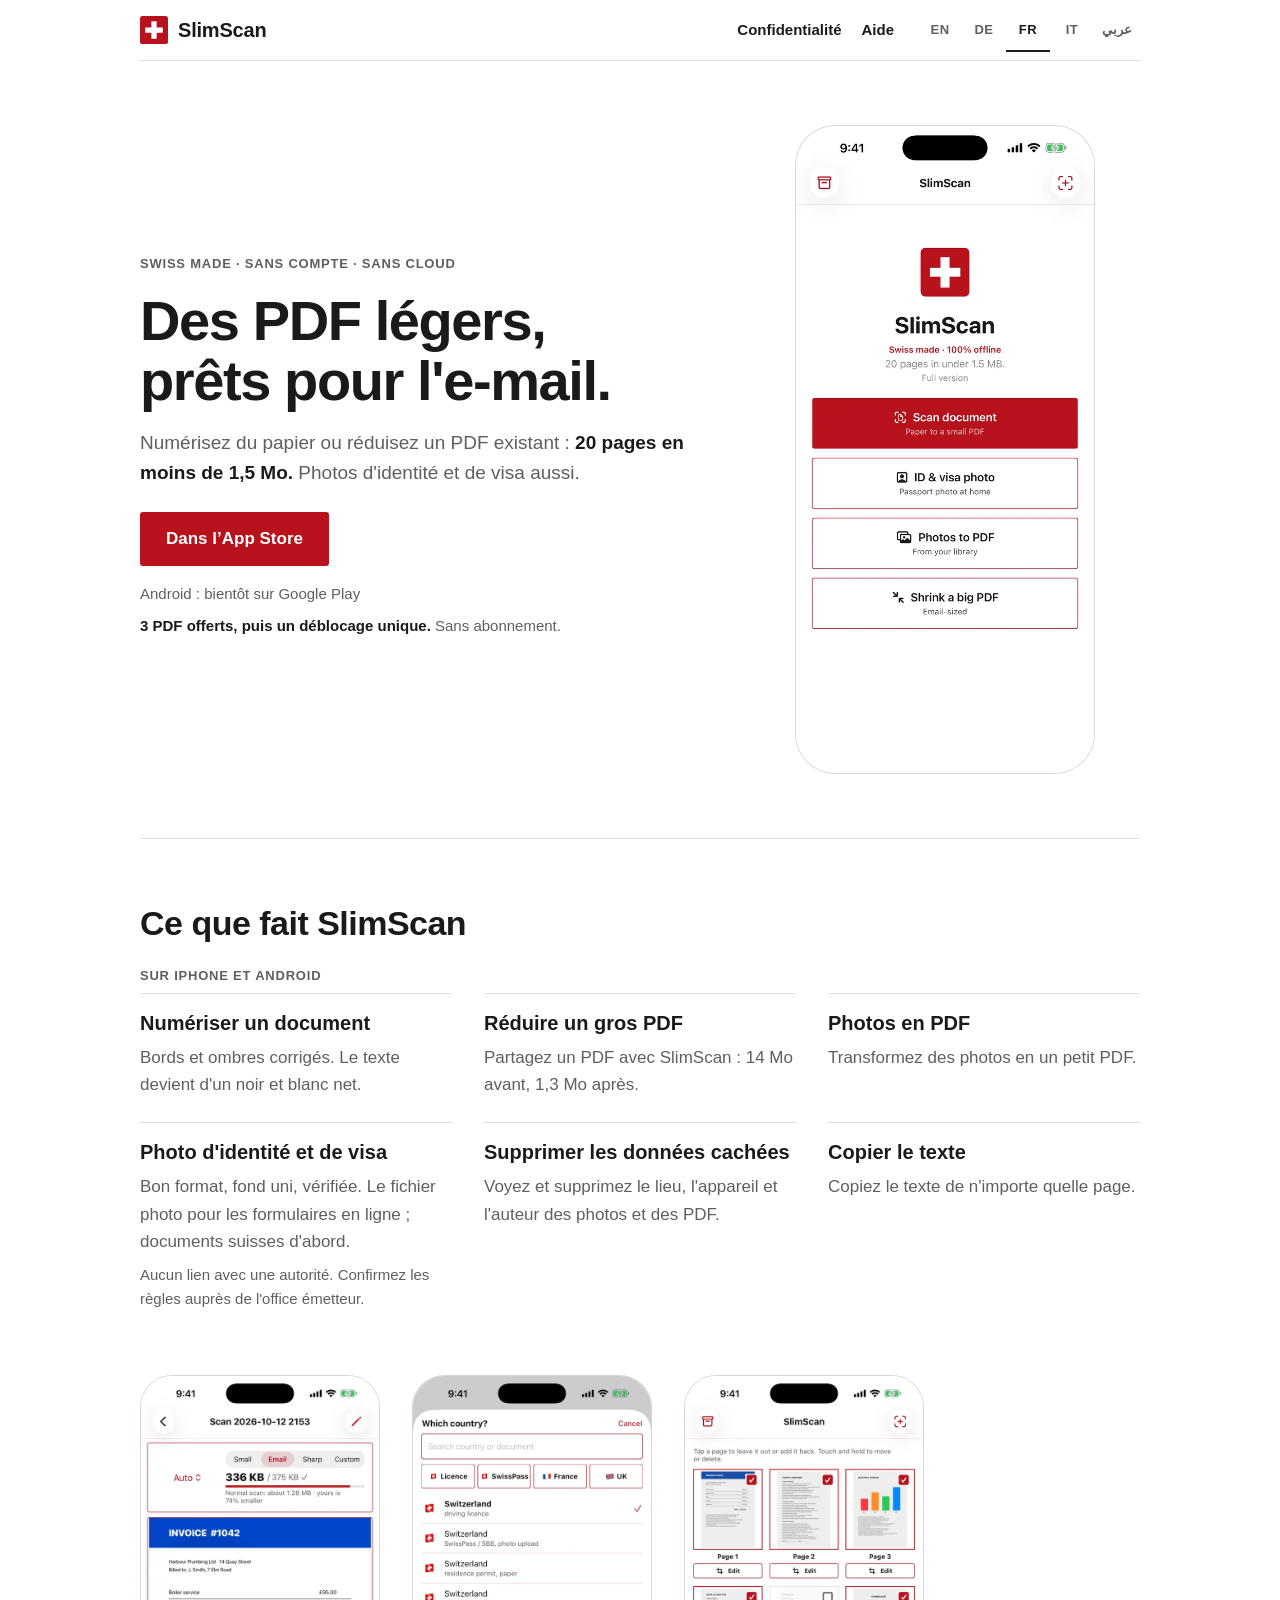
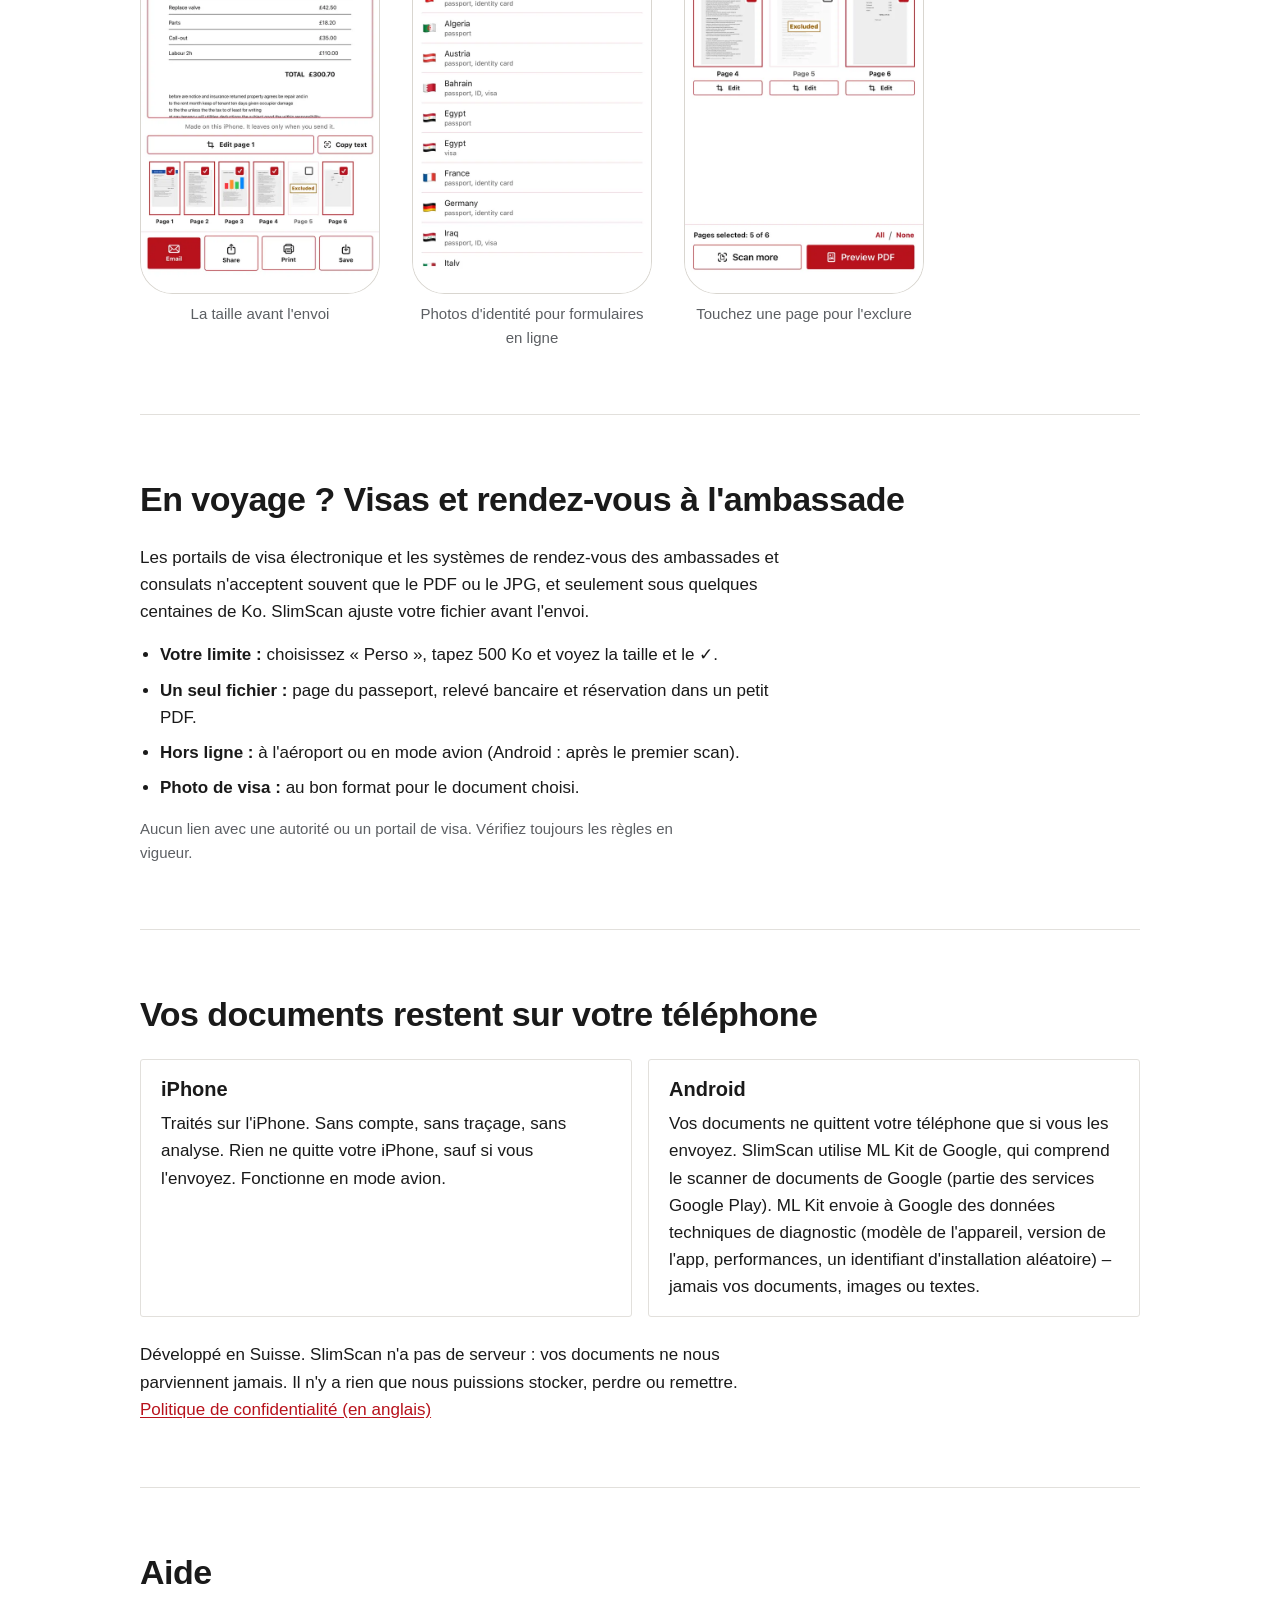
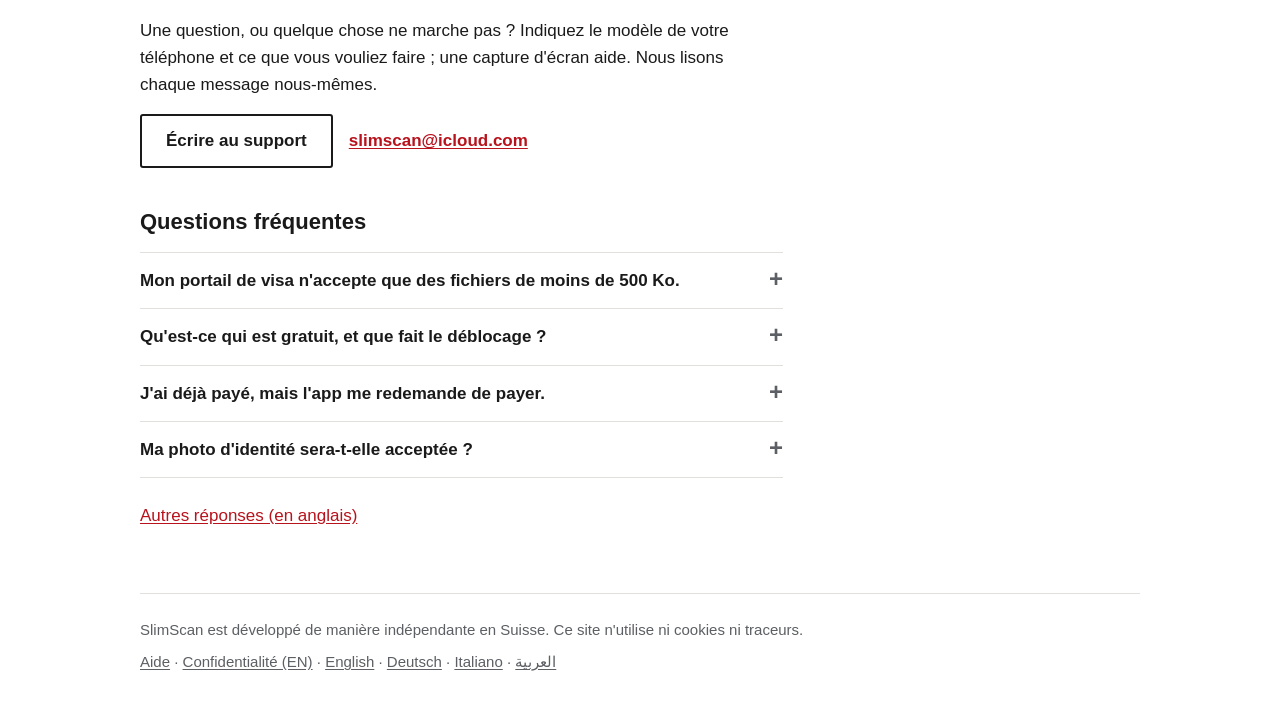
<file: fr/index.html>
<!doctype html>
<html lang="fr">
<head>
<meta charset="utf-8">
<meta name="viewport" content="width=device-width, initial-scale=1">
<title>SlimScan : numériser et réduire vos PDF · Swiss made</title>
<meta name="description" content="Numérisez du papier ou réduisez un PDF pour l&#x27;e-mail : 20 pages en moins de 1,5 Mo. Photos d&#x27;identité aussi. Swiss made. Sans compte, sans abonnement.">
<meta name="color-scheme" content="light dark">
<link rel="canonical" href="https://chager5000.github.io/SlimScan-support/fr/">
<link rel="alternate" hreflang="en" href="https://chager5000.github.io/SlimScan-support/">
<link rel="alternate" hreflang="de" href="https://chager5000.github.io/SlimScan-support/de/">
<link rel="alternate" hreflang="fr" href="https://chager5000.github.io/SlimScan-support/fr/">
<link rel="alternate" hreflang="it" href="https://chager5000.github.io/SlimScan-support/it/">
<link rel="alternate" hreflang="ar" href="https://chager5000.github.io/SlimScan-support/ar/">
<link rel="alternate" hreflang="x-default" href="https://chager5000.github.io/SlimScan-support/">
<meta name="apple-itunes-app" content="app-id=6815830299">
<meta property="og:type" content="website">
<meta property="og:site_name" content="SlimScan">
<meta property="og:title" content="SlimScan : numériser et réduire vos PDF · Swiss made">
<meta property="og:description" content="Des PDF légers, prêts pour l&#x27;e-mail. 20 pages en moins de 1,5 Mo. Sans compte, sans cloud, sans abonnement.">
<meta property="og:url" content="https://chager5000.github.io/SlimScan-support/fr/">
<meta property="og:image" content="https://chager5000.github.io/SlimScan-support/assets/og.png">
<meta property="og:image:width" content="1200">
<meta property="og:image:height" content="630">
<meta property="og:image:alt" content="SlimScan : des PDF légers, Swiss made">
<meta property="og:locale" content="fr_CH">
<meta name="twitter:card" content="summary_large_image">
<link rel="icon" href="../assets/icon.svg" type="image/svg+xml">
<link rel="apple-touch-icon" href="../assets/apple-touch-icon.png">
<link rel="stylesheet" href="../style.css">
</head>
<body>
<a class="skip" href="#main">Aller au contenu</a>
<div class="wrap">
  <header class="top">
    <a class="brand" href="../fr/" aria-current="page"><svg class="cross" viewBox="0 0 32 32" aria-hidden="true" focusable="false"><rect width="32" height="32" rx="3" fill="#B8121C"/><path fill="#fff" d="M13 6h6v7h7v6h-7v7h-6v-7H6v-6h7z"/></svg>SlimScan</a>
    <nav aria-label="Menu principal">
      <a href="../privacy.html" hreflang="en">Confidentialité</a>
      <a href="#support">Aide</a>
    </nav>
    <div class="langs" role="navigation" aria-label="Langue">
      <a href="../" hreflang="en" lang="en" title="English">EN</a>
      <a href="../de/" hreflang="de" lang="de" title="Deutsch">DE</a>
      <a href="../fr/" hreflang="fr" lang="fr" title="Français" aria-current="true">FR</a>
      <a href="../it/" hreflang="it" lang="it" title="Italiano">IT</a>
      <a href="../ar/" hreflang="ar" lang="ar" title="العربية">عربي</a>
    </div>
  </header>

  <main id="main">
  <div class="hero">
    <div>
      <p class="eyebrow">Swiss made · Sans compte · Sans cloud</p>
      <h1>Des PDF légers, prêts pour l'e-mail.</h1>
      <p class="lead">Numérisez du papier ou réduisez un PDF existant&nbsp;: <strong>20 pages en moins de 1,5 Mo.</strong> Photos d'identité et de visa aussi.</p>
      <div class="cta">
        <a class="btn btn-primary" href="https://apps.apple.com/app/id6815830299?ct=website">Dans l’App Store</a>
      </div>
      <p class="soon">Android&nbsp;: bientôt sur Google Play</p>
      <p class="price"><strong>3 PDF offerts, puis un déblocage unique.</strong> Sans abonnement.</p>
    </div>
    <figure class="hero-shot">
      <picture>
        <!-- dark version later: <source srcset="../assets/01-swiss-start-dark.webp" type="image/webp" media="(prefers-color-scheme: dark)"> -->
        <source srcset="../assets/01-swiss-start.webp" type="image/webp">
        <img class="shot" src="../assets/01-swiss-start.jpg" width="580" height="1260" fetchpriority="high" decoding="async" alt="Écran d&#x27;accueil de SlimScan dans le style suisse, avec les boutons Scan document, ID &amp; visa photo, Photos to PDF et Shrink a big PDF">
      </picture>
    </figure>
  </div>

  <section id="features" aria-labelledby="h-features">
    <h2 id="h-features">Ce que fait SlimScan</h2>
    <h3 class="group">Sur iPhone et Android</h3>
    <ul class="features">
      <li>
        <h3>Numériser un document</h3>
        <p>Bords et ombres corrigés. Le texte devient d'un noir et blanc net.</p>
      </li>
      <li>
        <h3>Réduire un gros PDF</h3>
        <p>Partagez un PDF avec SlimScan&nbsp;: 14 Mo avant, 1,3 Mo après.</p>
      </li>
      <li>
        <h3>Photos en PDF</h3>
        <p>Transformez des photos en un petit PDF.</p>
      </li>
      <li>
        <h3>Photo d'identité et de visa</h3>
        <p>Bon format, fond uni, vérifiée. Le fichier photo pour les formulaires en ligne&nbsp;; documents suisses d'abord.</p>
        <p class="fine">Aucun lien avec une autorité. Confirmez les règles auprès de l'office émetteur.</p>
      </li>
      <li>
        <h3>Supprimer les données cachées</h3>
        <p>Voyez et supprimez le lieu, l'appareil et l'auteur des photos et des PDF.</p>
      </li>
      <li>
        <h3>Copier le texte</h3>
        <p>Copiez le texte de n'importe quelle page.</p>
      </li>
    </ul>
    <ul class="screens">
      <li><figure><picture><!-- dark version later: <source srcset="../assets/04-swiss-export-dark.webp" type="image/webp" media="(prefers-color-scheme: dark)"> --><source srcset="../assets/04-swiss-export.webp" type="image/webp"><img class="shot" src="../assets/04-swiss-export.jpg" width="580" height="1260" loading="lazy" decoding="async" alt="Écran d&#x27;export : le PDF fait 336 Ko, sous la limite e-mail de 375 Ko et 74 % plus léger qu&#x27;un scan normal, avec les boutons Email, Share, Print et Save"></picture><figcaption>La taille avant l'envoi</figcaption></figure></li>
      <li><figure><picture><!-- dark version later: <source srcset="../assets/09-swiss-idphoto-chooser-dark.webp" type="image/webp" media="(prefers-color-scheme: dark)"> --><source srcset="../assets/09-swiss-idphoto-chooser.webp" type="image/webp"><img class="shot" src="../assets/09-swiss-idphoto-chooser.jpg" width="580" height="1260" loading="lazy" decoding="async" alt="Choix du document pour les photos d&#x27;identité : d&#x27;abord le permis de conduire suisse, le SwissPass et le permis de séjour, puis les pays de A à Z"></picture><figcaption>Photos d'identité pour formulaires en ligne</figcaption></figure></li>
      <li><figure><picture><!-- dark version later: <source srcset="../assets/02-swiss-pages-dark.webp" type="image/webp" media="(prefers-color-scheme: dark)"> --><source srcset="../assets/02-swiss-pages.webp" type="image/webp"><img class="shot" src="../assets/02-swiss-pages.jpg" width="580" height="1260" loading="lazy" decoding="async" alt="Vue de six pages numérisées ; la page 5 est exclue, 5 sur 6 sélectionnées"></picture><figcaption>Touchez une page pour l'exclure</figcaption></figure></li>
    </ul>
  </section>

  <section id="travel" aria-labelledby="h-travel">
    <h2 id="h-travel">En voyage ? Visas et rendez-vous à l'ambassade</h2>
    <p class="intro">Les portails de visa électronique et les systèmes de rendez-vous des ambassades et consulats n'acceptent souvent que le PDF ou le JPG, et seulement sous quelques centaines de Ko. SlimScan ajuste votre fichier avant l'envoi.</p>
    <ul class="ticks">
      <li><strong>Votre limite :</strong> choisissez « Perso », tapez 500 Ko et voyez la taille et le ✓.</li>
      <li><strong>Un seul fichier :</strong> page du passeport, relevé bancaire et réservation dans un petit PDF.</li>
      <li><strong>Hors ligne :</strong> à l'aéroport ou en mode avion (Android : après le premier scan).</li>
      <li><strong>Photo de visa :</strong> au bon format pour le document choisi.</li>
    </ul>
    <p class="fine">Aucun lien avec une autorité ou un portail de visa. Vérifiez toujours les règles en vigueur.</p>
  </section>

  <section id="privacy" aria-labelledby="h-privacy">
    <h2 id="h-privacy">Vos documents restent sur votre téléphone</h2>
    <div class="split">
      <div class="box">
        <h3>iPhone</h3>
        <p>Traités sur l'iPhone. Sans compte, sans traçage, sans analyse. Rien ne quitte votre iPhone, sauf si vous l'envoyez. Fonctionne en mode avion.</p>
      </div>
      <div class="box">
        <h3>Android</h3>
        <p>Vos documents ne quittent votre téléphone que si vous les envoyez. SlimScan utilise ML Kit de Google, qui comprend le scanner de documents de Google (partie des services Google Play). ML Kit envoie à Google des données techniques de diagnostic (modèle de l'appareil, version de l'app, performances, un identifiant d'installation aléatoire) – jamais vos documents, images ou textes.</p>
      </div>
    </div>
    <p class="after">Développé en Suisse. SlimScan n'a pas de serveur&nbsp;: vos documents ne nous parviennent jamais. Il n'y a rien que nous puissions stocker, perdre ou remettre. <a href="../privacy.html" hreflang="en">Politique de confidentialité (en anglais)</a></p>
  </section>

  <section id="support" aria-labelledby="h-support">
    <h2 id="h-support">Aide</h2>
    <div class="contact">
      <p>Une question, ou quelque chose ne marche pas&nbsp;? Indiquez le modèle de votre téléphone et ce que vous vouliez faire&nbsp;; une capture d'écran aide. Nous lisons chaque message nous-mêmes.</p>
      <p class="actions"><a class="btn btn-secondary" href="mailto:slimscan@icloud.com">Écrire au support</a> <a class="mail" href="mailto:slimscan@icloud.com">slimscan@icloud.com</a></p>
    </div>
    <h3 class="faq-title" id="faq">Questions fréquentes</h3>
    <div class="faq">
      <details>
        <summary>Mon portail de visa n'accepte que des fichiers de moins de 500 Ko.</summary>
        <p>Numérisez les pages ou touchez <strong>Réduire un gros PDF</strong>. Choisissez <strong>Perso</strong>, tapez <strong>500 Ko</strong> et envoyez dès que le ✓ apparaît. Si le fichier reste trop gros, essayez N&amp;B ou moins de pages. Le portail veut du JPG ? <strong>Partager en images (JPG)</strong> crée une image par page ; elles ne suivent pas la limite, vérifiez donc leur taille. Photo de visa : <strong>Photo d’identité et de visa</strong>, puis votre document, ou « Taille personnalisée » avec votre limite de fichier.</p>
      </details>
      <details>
        <summary>Qu'est-ce qui est gratuit, et que fait le déblocage&nbsp;?</summary>
        <p>Vos 3 premiers PDF sont offerts, avec un petit filigrane. Ensuite, <strong>débloquez SlimScan, payez une fois</strong>&nbsp;: sans filigrane, sans limite, sans abonnement. Le store affiche le prix dans votre devise. Photos d'identité&nbsp;: cadrage et contrôle gratuits&nbsp;; l'enregistrement et l'impression font partie du déblocage.</p>
      </details>
      <details>
        <summary>J'ai déjà payé, mais l'app me redemande de payer.</summary>
        <p>Sur l'écran de déblocage, touchez <strong>Restaurer l'achat</strong>. Utilisez le même identifiant Apple (iPhone) ou le même compte Google (Android) que lors de l'achat.</p>
      </details>
      <details>
        <summary>Ma photo d'identité sera-t-elle acceptée&nbsp;?</summary>
        <p>Les contrôles sont une aide, pas une garantie. Confirmez toujours les règles en vigueur auprès de l'office émetteur&nbsp;; certains offices refusent les impressions maison. SlimScan n'a aucun lien avec une autorité.</p>
      </details>
    </div>
    <p class="more"><a href="../#faq" hreflang="en">Autres réponses (en anglais)</a></p>
  </section>
  </main>

  <footer>
    <p>SlimScan est développé de manière indépendante en Suisse. Ce site n'utilise ni cookies ni traceurs.</p>
    <p><a href="#support">Aide</a> · <a href="../privacy.html" hreflang="en">Confidentialité (EN)</a> · <a href="../" hreflang="en" lang="en">English</a> · <a href="../de/" hreflang="de" lang="de">Deutsch</a> · <a href="../it/" hreflang="it" lang="it">Italiano</a> · <a href="../ar/" hreflang="ar" lang="ar">العربية</a></p>
  </footer>
</div>
</body>
</html>
</file>
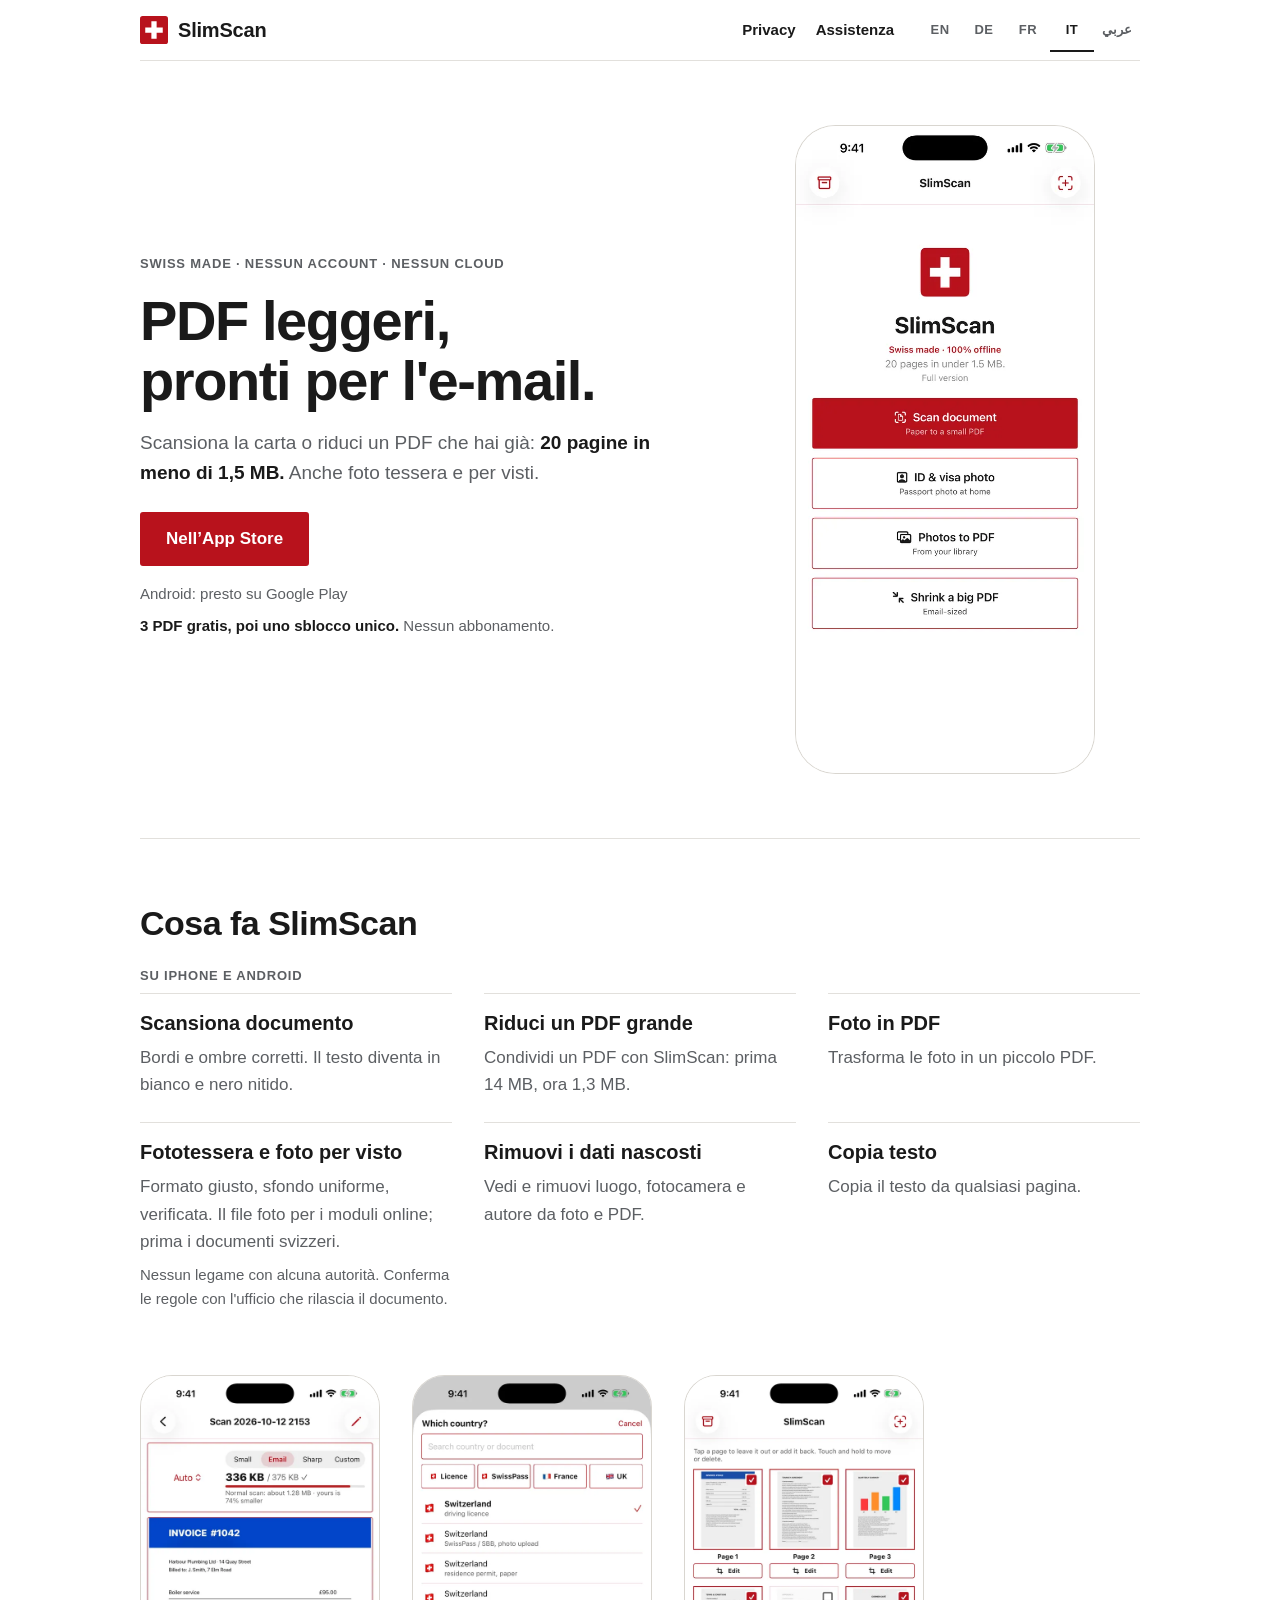
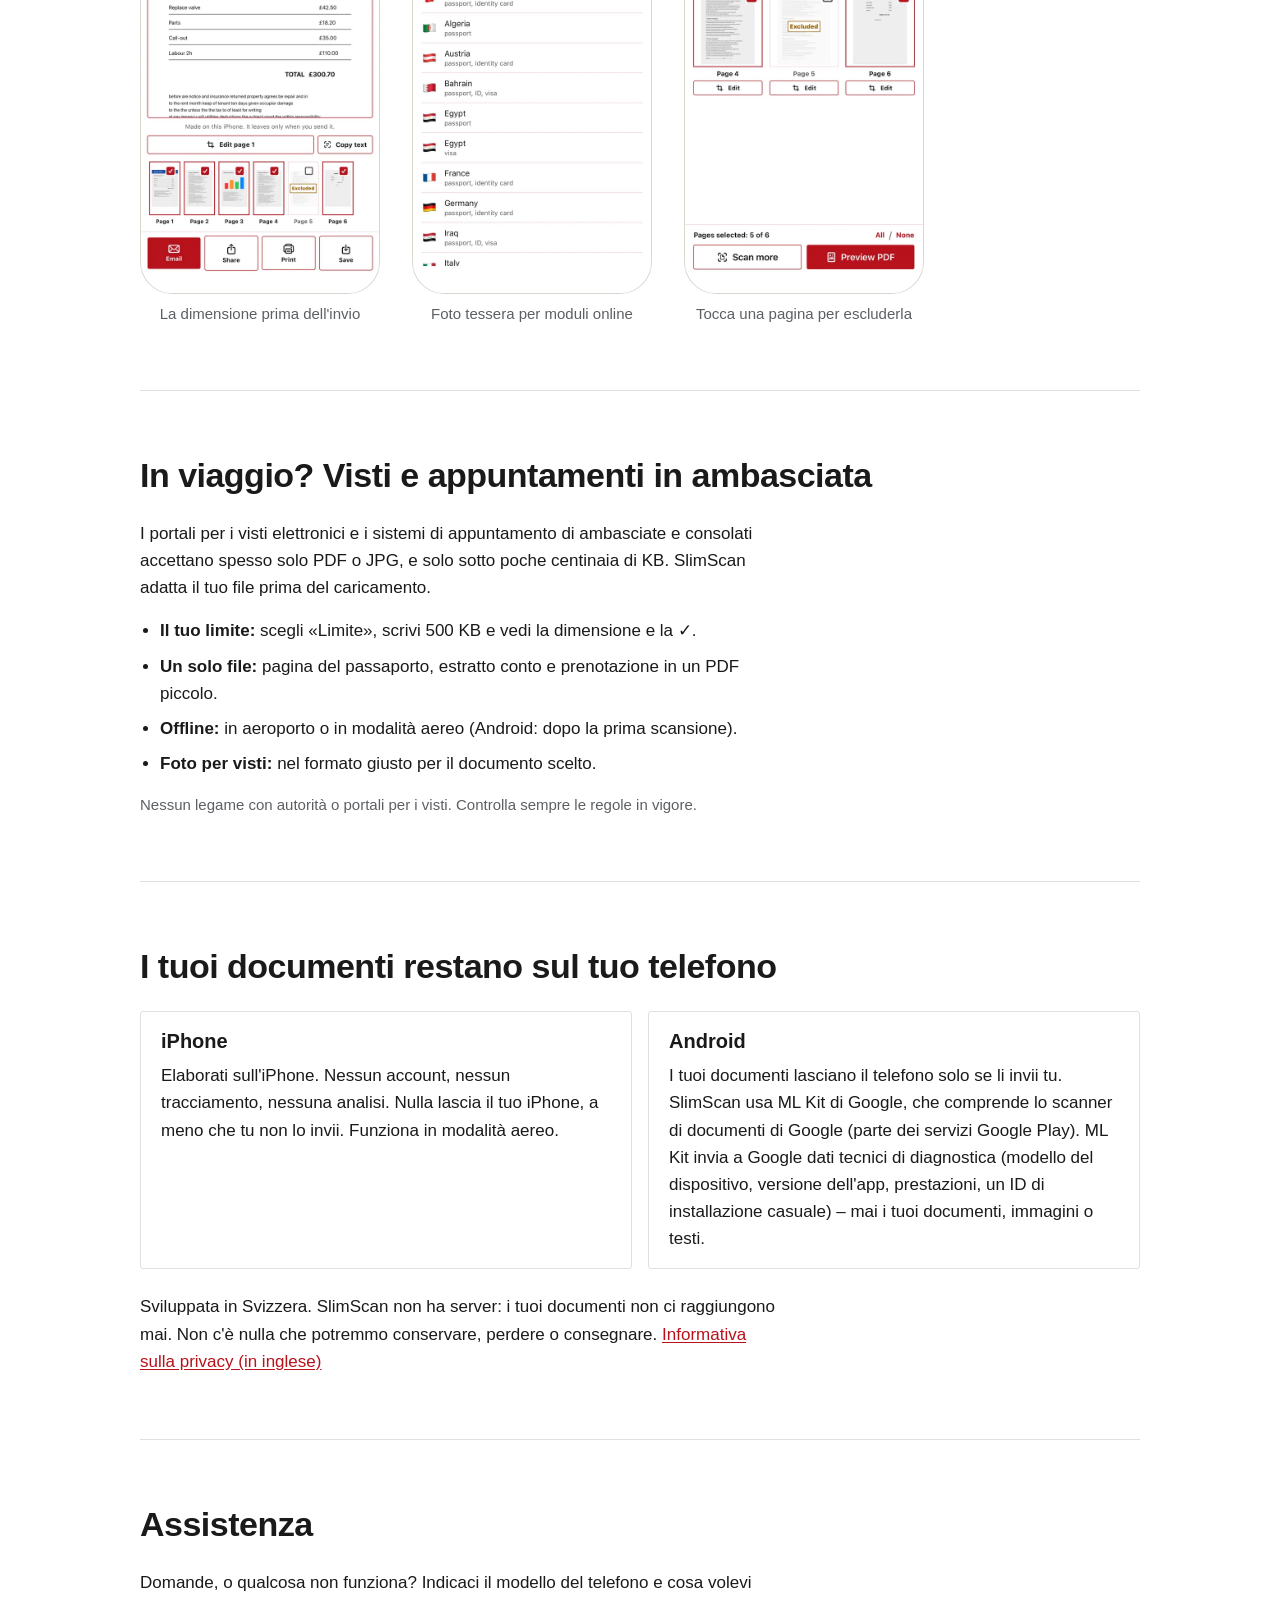
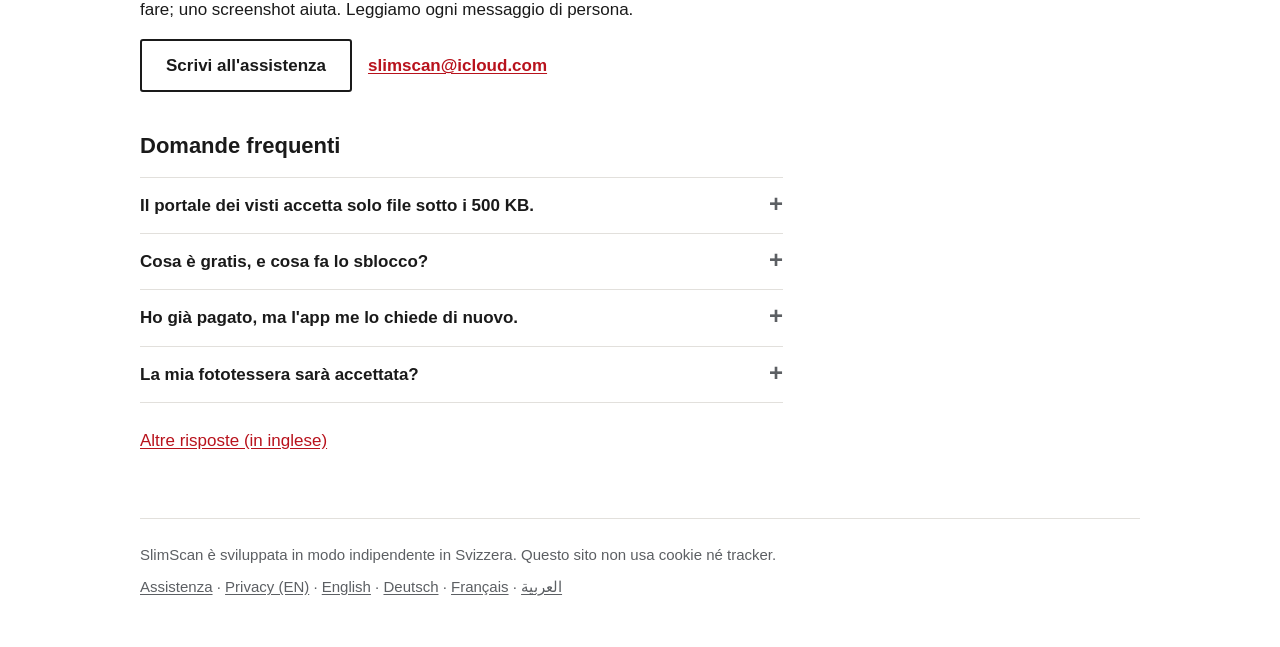
<file: it/index.html>
<!doctype html>
<html lang="it">
<head>
<meta charset="utf-8">
<meta name="viewport" content="width=device-width, initial-scale=1">
<title>SlimScan: scansiona e riduci PDF · Swiss made</title>
<meta name="description" content="Scansiona la carta o riduci un PDF per l&#x27;e-mail: 20 pagine in meno di 1,5 MB. Anche foto tessera. Swiss made. Nessun account, nessun abbonamento.">
<meta name="color-scheme" content="light dark">
<link rel="canonical" href="https://chager5000.github.io/SlimScan-support/it/">
<link rel="alternate" hreflang="en" href="https://chager5000.github.io/SlimScan-support/">
<link rel="alternate" hreflang="de" href="https://chager5000.github.io/SlimScan-support/de/">
<link rel="alternate" hreflang="fr" href="https://chager5000.github.io/SlimScan-support/fr/">
<link rel="alternate" hreflang="it" href="https://chager5000.github.io/SlimScan-support/it/">
<link rel="alternate" hreflang="ar" href="https://chager5000.github.io/SlimScan-support/ar/">
<link rel="alternate" hreflang="x-default" href="https://chager5000.github.io/SlimScan-support/">
<meta name="apple-itunes-app" content="app-id=6815830299">
<meta property="og:type" content="website">
<meta property="og:site_name" content="SlimScan">
<meta property="og:title" content="SlimScan: scansiona e riduci PDF · Swiss made">
<meta property="og:description" content="PDF leggeri, pronti per l&#x27;e-mail. 20 pagine in meno di 1,5 MB. Nessun account, nessun cloud, nessun abbonamento.">
<meta property="og:url" content="https://chager5000.github.io/SlimScan-support/it/">
<meta property="og:image" content="https://chager5000.github.io/SlimScan-support/assets/og.png">
<meta property="og:image:width" content="1200">
<meta property="og:image:height" content="630">
<meta property="og:image:alt" content="SlimScan: PDF leggeri, Swiss made">
<meta property="og:locale" content="it_CH">
<meta name="twitter:card" content="summary_large_image">
<link rel="icon" href="../assets/icon.svg" type="image/svg+xml">
<link rel="apple-touch-icon" href="../assets/apple-touch-icon.png">
<link rel="stylesheet" href="../style.css">
</head>
<body>
<a class="skip" href="#main">Vai al contenuto</a>
<div class="wrap">
  <header class="top">
    <a class="brand" href="../it/" aria-current="page"><svg class="cross" viewBox="0 0 32 32" aria-hidden="true" focusable="false"><rect width="32" height="32" rx="3" fill="#B8121C"/><path fill="#fff" d="M13 6h6v7h7v6h-7v7h-6v-7H6v-6h7z"/></svg>SlimScan</a>
    <nav aria-label="Menu principale">
      <a href="../privacy.html" hreflang="en">Privacy</a>
      <a href="#support">Assistenza</a>
    </nav>
    <div class="langs" role="navigation" aria-label="Lingua">
      <a href="../" hreflang="en" lang="en" title="English">EN</a>
      <a href="../de/" hreflang="de" lang="de" title="Deutsch">DE</a>
      <a href="../fr/" hreflang="fr" lang="fr" title="Français">FR</a>
      <a href="../it/" hreflang="it" lang="it" title="Italiano" aria-current="true">IT</a>
      <a href="../ar/" hreflang="ar" lang="ar" title="العربية">عربي</a>
    </div>
  </header>

  <main id="main">
  <div class="hero">
    <div>
      <p class="eyebrow">Swiss made · Nessun account · Nessun cloud</p>
      <h1>PDF leggeri, pronti per l'e-mail.</h1>
      <p class="lead">Scansiona la carta o riduci un PDF che hai già: <strong>20 pagine in meno di 1,5 MB.</strong> Anche foto tessera e per visti.</p>
      <div class="cta">
        <a class="btn btn-primary" href="https://apps.apple.com/app/id6815830299?ct=website">Nell’App Store</a>
      </div>
      <p class="soon">Android: presto su Google Play</p>
      <p class="price"><strong>3 PDF gratis, poi uno sblocco unico.</strong> Nessun abbonamento.</p>
    </div>
    <figure class="hero-shot">
      <picture>
        <!-- dark version later: <source srcset="../assets/01-swiss-start-dark.webp" type="image/webp" media="(prefers-color-scheme: dark)"> -->
        <source srcset="../assets/01-swiss-start.webp" type="image/webp">
        <img class="shot" src="../assets/01-swiss-start.jpg" width="580" height="1260" fetchpriority="high" decoding="async" alt="Schermata iniziale di SlimScan nello stile svizzero, con i pulsanti Scan document, ID &amp; visa photo, Photos to PDF e Shrink a big PDF">
      </picture>
    </figure>
  </div>

  <section id="features" aria-labelledby="h-features">
    <h2 id="h-features">Cosa fa SlimScan</h2>
    <h3 class="group">Su iPhone e Android</h3>
    <ul class="features">
      <li>
        <h3>Scansiona documento</h3>
        <p>Bordi e ombre corretti. Il testo diventa in bianco e nero nitido.</p>
      </li>
      <li>
        <h3>Riduci un PDF grande</h3>
        <p>Condividi un PDF con SlimScan: prima 14 MB, ora 1,3 MB.</p>
      </li>
      <li>
        <h3>Foto in PDF</h3>
        <p>Trasforma le foto in un piccolo PDF.</p>
      </li>
      <li>
        <h3>Fototessera e foto per visto</h3>
        <p>Formato giusto, sfondo uniforme, verificata. Il file foto per i moduli online; prima i documenti svizzeri.</p>
        <p class="fine">Nessun legame con alcuna autorità. Conferma le regole con l'ufficio che rilascia il documento.</p>
      </li>
      <li>
        <h3>Rimuovi i dati nascosti</h3>
        <p>Vedi e rimuovi luogo, fotocamera e autore da foto e PDF.</p>
      </li>
      <li>
        <h3>Copia testo</h3>
        <p>Copia il testo da qualsiasi pagina.</p>
      </li>
    </ul>
    <ul class="screens">
      <li><figure><picture><!-- dark version later: <source srcset="../assets/04-swiss-export-dark.webp" type="image/webp" media="(prefers-color-scheme: dark)"> --><source srcset="../assets/04-swiss-export.webp" type="image/webp"><img class="shot" src="../assets/04-swiss-export.jpg" width="580" height="1260" loading="lazy" decoding="async" alt="Schermata di esportazione: il PDF pesa 336 KB, sotto il limite e-mail di 375 KB e il 74% più piccolo di una scansione normale, con i pulsanti Email, Share, Print e Save"></picture><figcaption>La dimensione prima dell'invio</figcaption></figure></li>
      <li><figure><picture><!-- dark version later: <source srcset="../assets/09-swiss-idphoto-chooser-dark.webp" type="image/webp" media="(prefers-color-scheme: dark)"> --><source srcset="../assets/09-swiss-idphoto-chooser.webp" type="image/webp"><img class="shot" src="../assets/09-swiss-idphoto-chooser.jpg" width="580" height="1260" loading="lazy" decoding="async" alt="Scelta del documento per le foto tessera: prima licenza di condurre svizzera, SwissPass e permesso di dimora, poi i paesi dalla A alla Z"></picture><figcaption>Foto tessera per moduli online</figcaption></figure></li>
      <li><figure><picture><!-- dark version later: <source srcset="../assets/02-swiss-pages-dark.webp" type="image/webp" media="(prefers-color-scheme: dark)"> --><source srcset="../assets/02-swiss-pages.webp" type="image/webp"><img class="shot" src="../assets/02-swiss-pages.jpg" width="580" height="1260" loading="lazy" decoding="async" alt="Griglia con sei pagine scansionate; la pagina 5 è esclusa, 5 di 6 selezionate"></picture><figcaption>Tocca una pagina per escluderla</figcaption></figure></li>
    </ul>
  </section>

  <section id="travel" aria-labelledby="h-travel">
    <h2 id="h-travel">In viaggio? Visti e appuntamenti in ambasciata</h2>
    <p class="intro">I portali per i visti elettronici e i sistemi di appuntamento di ambasciate e consolati accettano spesso solo PDF o JPG, e solo sotto poche centinaia di KB. SlimScan adatta il tuo file prima del caricamento.</p>
    <ul class="ticks">
      <li><strong>Il tuo limite:</strong> scegli «Limite», scrivi 500 KB e vedi la dimensione e la ✓.</li>
      <li><strong>Un solo file:</strong> pagina del passaporto, estratto conto e prenotazione in un PDF piccolo.</li>
      <li><strong>Offline:</strong> in aeroporto o in modalità aereo (Android: dopo la prima scansione).</li>
      <li><strong>Foto per visti:</strong> nel formato giusto per il documento scelto.</li>
    </ul>
    <p class="fine">Nessun legame con autorità o portali per i visti. Controlla sempre le regole in vigore.</p>
  </section>

  <section id="privacy" aria-labelledby="h-privacy">
    <h2 id="h-privacy">I tuoi documenti restano sul tuo telefono</h2>
    <div class="split">
      <div class="box">
        <h3>iPhone</h3>
        <p>Elaborati sull'iPhone. Nessun account, nessun tracciamento, nessuna analisi. Nulla lascia il tuo iPhone, a meno che tu non lo invii. Funziona in modalità aereo.</p>
      </div>
      <div class="box">
        <h3>Android</h3>
        <p>I tuoi documenti lasciano il telefono solo se li invii tu. SlimScan usa ML Kit di Google, che comprende lo scanner di documenti di Google (parte dei servizi Google Play). ML Kit invia a Google dati tecnici di diagnostica (modello del dispositivo, versione dell'app, prestazioni, un ID di installazione casuale) – mai i tuoi documenti, immagini o testi.</p>
      </div>
    </div>
    <p class="after">Sviluppata in Svizzera. SlimScan non ha server: i tuoi documenti non ci raggiungono mai. Non c'è nulla che potremmo conservare, perdere o consegnare. <a href="../privacy.html" hreflang="en">Informativa sulla privacy (in inglese)</a></p>
  </section>

  <section id="support" aria-labelledby="h-support">
    <h2 id="h-support">Assistenza</h2>
    <div class="contact">
      <p>Domande, o qualcosa non funziona? Indicaci il modello del telefono e cosa volevi fare; uno screenshot aiuta. Leggiamo ogni messaggio di persona.</p>
      <p class="actions"><a class="btn btn-secondary" href="mailto:slimscan@icloud.com">Scrivi all'assistenza</a> <a class="mail" href="mailto:slimscan@icloud.com">slimscan@icloud.com</a></p>
    </div>
    <h3 class="faq-title" id="faq">Domande frequenti</h3>
    <div class="faq">
      <details>
        <summary>Il portale dei visti accetta solo file sotto i 500 KB.</summary>
        <p>Scansiona le pagine o tocca <strong>Riduci un PDF grande</strong>. Scegli <strong>Limite</strong>, scrivi <strong>500 KB</strong> e carica quando vedi la ✓. Se non diventa abbastanza piccolo, prova B/N o meno pagine. Il portale vuole JPG? <strong>Condividi come immagini (JPG)</strong> crea un'immagine per pagina; non seguono il limite, quindi controlla la loro dimensione. Foto per visti: <strong>Fototessera e foto per visto</strong>, poi il tuo documento, oppure «Dimensione personalizzata» con il tuo limite del file.</p>
      </details>
      <details>
        <summary>Cosa è gratis, e cosa fa lo sblocco?</summary>
        <p>I tuoi primi 3 PDF sono gratis, con una piccola filigrana. Poi <strong>sblocca SlimScan, paghi una volta</strong>: nessuna filigrana, nessun limite, nessun abbonamento. Lo store mostra il prezzo nella tua valuta. Foto tessera: inquadrarle e controllarle è gratis; salvarle e stamparle fa parte dello sblocco.</p>
      </details>
      <details>
        <summary>Ho già pagato, ma l'app me lo chiede di nuovo.</summary>
        <p>Nella schermata di sblocco tocca <strong>Ripristina acquisto</strong>. Usa lo stesso ID Apple (iPhone) o lo stesso account Google (Android) dell'acquisto.</p>
      </details>
      <details>
        <summary>La mia fototessera sarà accettata?</summary>
        <p>I controlli sono un aiuto, non una garanzia. Conferma sempre le regole attuali con l'ufficio che rilascia il documento; alcuni uffici non accettano stampe fatte in casa. SlimScan non ha legami con alcuna autorità.</p>
      </details>
    </div>
    <p class="more"><a href="../#faq" hreflang="en">Altre risposte (in inglese)</a></p>
  </section>
  </main>

  <footer>
    <p>SlimScan è sviluppata in modo indipendente in Svizzera. Questo sito non usa cookie né tracker.</p>
    <p><a href="#support">Assistenza</a> · <a href="../privacy.html" hreflang="en">Privacy (EN)</a> · <a href="../" hreflang="en" lang="en">English</a> · <a href="../de/" hreflang="de" lang="de">Deutsch</a> · <a href="../fr/" hreflang="fr" lang="fr">Français</a> · <a href="../ar/" hreflang="ar" lang="ar">العربية</a></p>
  </footer>
</div>
</body>
</html>
</file>
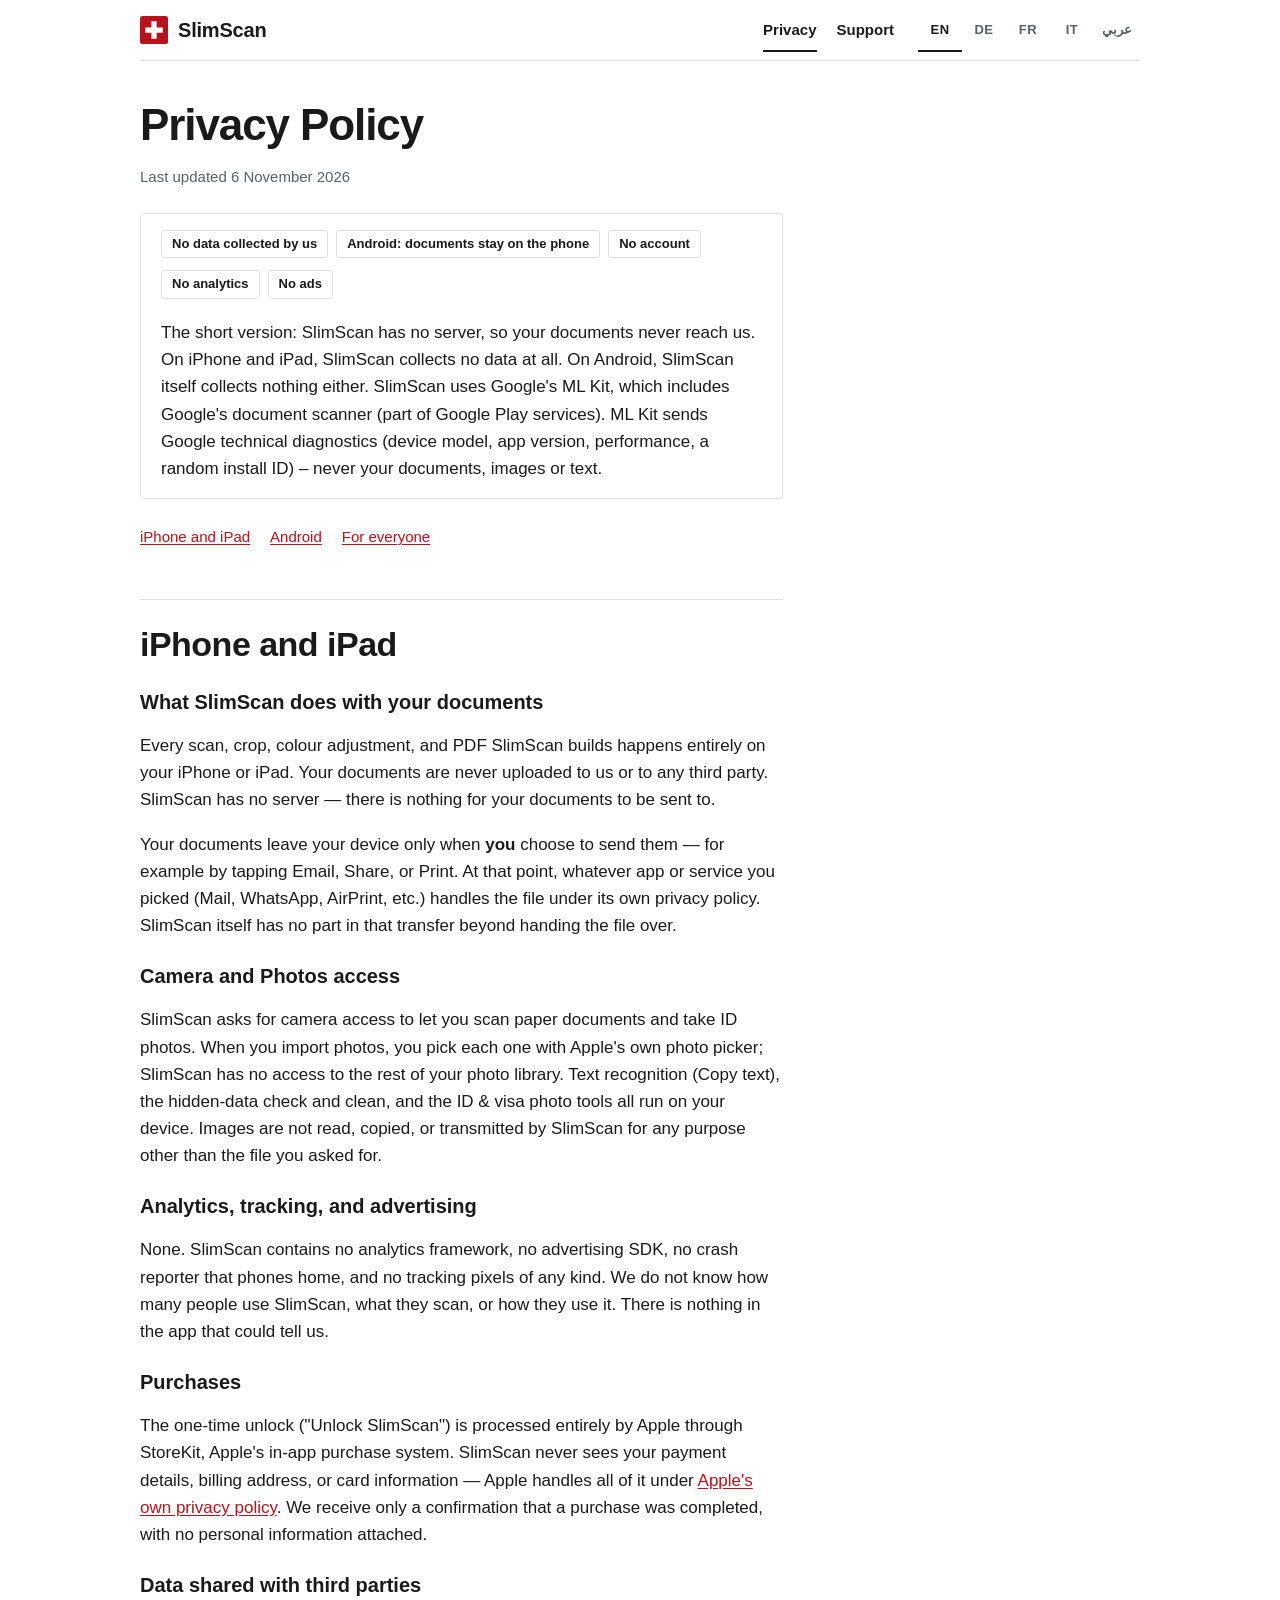
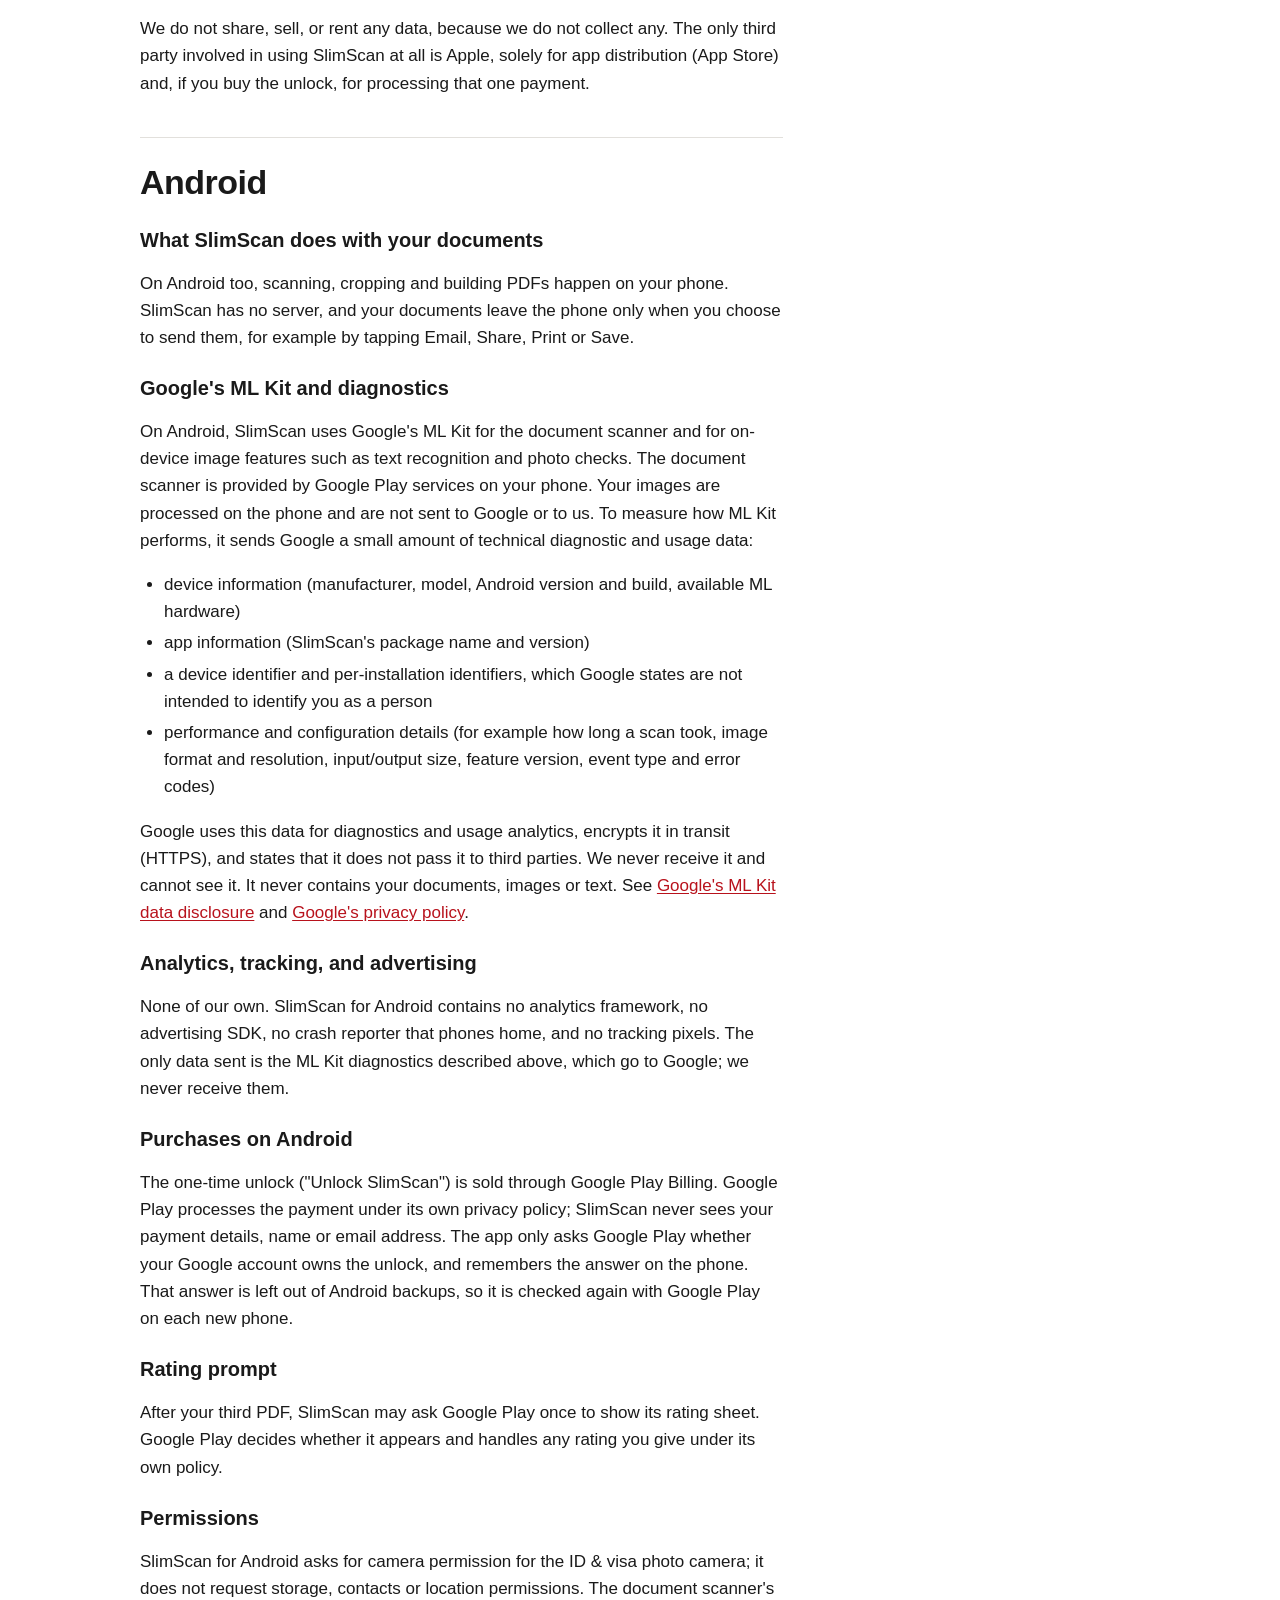
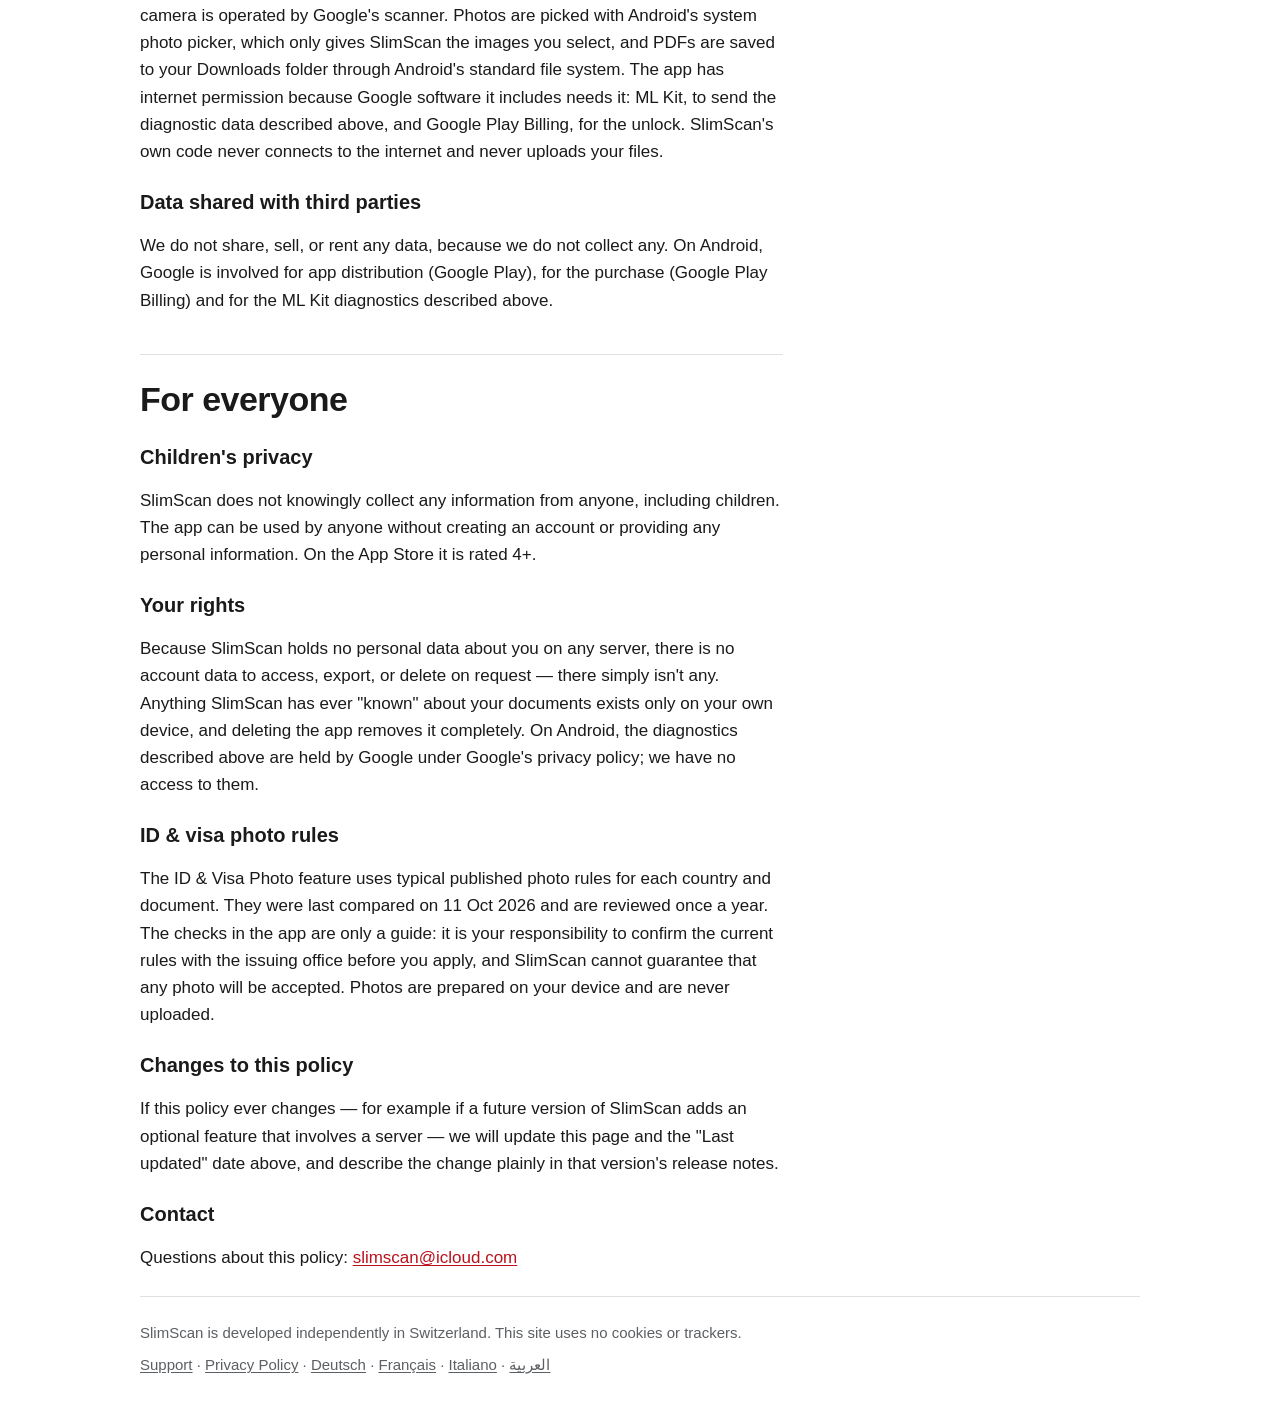
<file: privacy.html>
<!doctype html>
<html lang="en">
<head>
<meta charset="utf-8">
<meta name="viewport" content="width=device-width, initial-scale=1">
<title>Privacy Policy – SlimScan</title>
<meta name="description" content="SlimScan's privacy policy. SlimScan has no server and your documents never reach us. It collects no data on iPhone, iPad or Android; on Android, Google's ML Kit sends Google technical diagnostics, never your documents.">
<meta name="color-scheme" content="light dark">
<link rel="canonical" href="https://chager5000.github.io/SlimScan-support/privacy.html">
<meta property="og:type" content="website">
<meta property="og:site_name" content="SlimScan">
<meta property="og:title" content="SlimScan Privacy Policy">
<meta property="og:description" content="SlimScan has no server: your documents never reach us. iPhone: no data collected. Android: documents stay on the phone.">
<meta property="og:url" content="https://chager5000.github.io/SlimScan-support/privacy.html">
<meta property="og:image" content="https://chager5000.github.io/SlimScan-support/assets/og.png">
<meta property="og:image:width" content="1200">
<meta property="og:image:height" content="630">
<meta property="og:image:alt" content="SlimScan: small PDFs, Swiss made">
<meta property="og:locale" content="en_GB">
<meta name="twitter:card" content="summary_large_image">
<link rel="icon" href="assets/icon.svg" type="image/svg+xml">
<link rel="apple-touch-icon" href="assets/apple-touch-icon.png">
<link rel="stylesheet" href="style.css">
</head>
<body>
<a class="skip" href="#main">Skip to content</a>
<div class="wrap">
  <header class="top">
    <a class="brand" href="./"><svg class="cross" viewBox="0 0 32 32" aria-hidden="true" focusable="false"><rect width="32" height="32" rx="3" fill="#B8121C"/><path fill="#fff" d="M13 6h6v7h7v6h-7v7h-6v-7H6v-6h7z"/></svg>SlimScan</a>
    <nav aria-label="Main">
      <a href="privacy.html" aria-current="page">Privacy</a>
      <a href="./#support">Support</a>
    </nav>
    <div class="langs" role="navigation" aria-label="Language">
      <a href="./" hreflang="en" lang="en" title="English" aria-current="true">EN</a>
      <a href="de/" hreflang="de" lang="de" title="Deutsch">DE</a>
      <a href="fr/" hreflang="fr" lang="fr" title="Français">FR</a>
      <a href="it/" hreflang="it" lang="it" title="Italiano">IT</a>
      <a href="ar/" hreflang="ar" lang="ar" title="العربية">عربي</a>
    </div>
  </header>

  <main id="main" class="doc">
  <h1>Privacy Policy</h1>
  <p class="dek">Last updated 6 November 2026</p>

  <div class="summary">
    <ul class="pills">
      <li class="pill">No data collected by us</li>
      <li class="pill">Android: documents stay on the phone</li>
      <li class="pill">No account</li>
      <li class="pill">No analytics</li>
      <li class="pill">No ads</li>
    </ul>
    <p>The short version: SlimScan has no server, so your documents never reach us. On iPhone and iPad, SlimScan collects no data at all. On Android, SlimScan itself collects nothing either. SlimScan uses Google's ML Kit, which includes Google's document scanner (part of Google Play services). ML Kit sends Google technical diagnostics (device model, app version, performance, a random install ID) – never your documents, images or text.</p>
  </div>
  <nav aria-label="On this page">
    <ul class="toc"><li><a href="#iphone">iPhone and iPad</a></li><li><a href="#android">Android</a></li><li><a href="#everyone">For everyone</a></li></ul>
  </nav>

  <h2 id="iphone">iPhone and iPad</h2>

  <h3>What SlimScan does with your documents</h3>
  <p>Every scan, crop, colour adjustment, and PDF SlimScan builds happens entirely on your iPhone or iPad. Your documents are never uploaded to us or to any third party. SlimScan has no server — there is nothing for your documents to be sent to.</p>
  <p>Your documents leave your device only when <strong>you</strong> choose to send them — for example by tapping Email, Share, or Print. At that point, whatever app or service you picked (Mail, WhatsApp, AirPrint, etc.) handles the file under its own privacy policy. SlimScan itself has no part in that transfer beyond handing the file over.</p>

  <h3>Camera and Photos access</h3>
  <p>SlimScan asks for camera access to let you scan paper documents and take ID photos. When you import photos, you pick each one with Apple's own photo picker; SlimScan has no access to the rest of your photo library. Text recognition (Copy text), the hidden-data check and clean, and the ID &amp; visa photo tools all run on your device. Images are not read, copied, or transmitted by SlimScan for any purpose other than the file you asked for.</p>

  <h3>Analytics, tracking, and advertising</h3>
  <p>None. SlimScan contains no analytics framework, no advertising SDK, no crash reporter that phones home, and no tracking pixels of any kind. We do not know how many people use SlimScan, what they scan, or how they use it. There is nothing in the app that could tell us.</p>

  <h3>Purchases</h3>
  <p>The one-time unlock ("Unlock SlimScan") is processed entirely by Apple through StoreKit, Apple's in-app purchase system. SlimScan never sees your payment details, billing address, or card information — Apple handles all of it under <a href="https://www.apple.com/legal/privacy/" rel="noopener">Apple's own privacy policy</a>. We receive only a confirmation that a purchase was completed, with no personal information attached.</p>

  <h3>Data shared with third parties</h3>
  <p>We do not share, sell, or rent any data, because we do not collect any. The only third party involved in using SlimScan at all is Apple, solely for app distribution (App Store) and, if you buy the unlock, for processing that one payment.</p>

  <h2 id="android">Android</h2>

  <h3>What SlimScan does with your documents</h3>
  <p>On Android too, scanning, cropping and building PDFs happen on your phone. SlimScan has no server, and your documents leave the phone only when you choose to send them, for example by tapping Email, Share, Print or Save.</p>

  <h3>Google's ML Kit and diagnostics</h3>
  <p>On Android, SlimScan uses Google's ML Kit for the document scanner and for on-device image features such as text recognition and photo checks. The document scanner is provided by Google Play services on your phone. Your images are processed on the phone and are not sent to Google or to us. To measure how ML Kit performs, it sends Google a small amount of technical diagnostic and usage data:</p>
  <ul>
    <li>device information (manufacturer, model, Android version and build, available ML hardware)</li>
    <li>app information (SlimScan's package name and version)</li>
    <li>a device identifier and per-installation identifiers, which Google states are not intended to identify you as a person</li>
    <li>performance and configuration details (for example how long a scan took, image format and resolution, input/output size, feature version, event type and error codes)</li>
  </ul>
  <p>Google uses this data for diagnostics and usage analytics, encrypts it in transit (HTTPS), and states that it does not pass it to third parties. We never receive it and cannot see it. It never contains your documents, images or text. See <a href="https://developers.google.com/ml-kit/android-data-disclosure" rel="noopener">Google's ML Kit data disclosure</a> and <a href="https://policies.google.com/privacy" rel="noopener">Google's privacy policy</a>.</p>

  <h3>Analytics, tracking, and advertising</h3>
  <p>None of our own. SlimScan for Android contains no analytics framework, no advertising SDK, no crash reporter that phones home, and no tracking pixels. The only data sent is the ML Kit diagnostics described above, which go to Google; we never receive them.</p>

  <h3>Purchases on Android</h3>
  <p>The one-time unlock ("Unlock SlimScan") is sold through Google Play Billing. Google Play processes the payment under its own privacy policy; SlimScan never sees your payment details, name or email address. The app only asks Google Play whether your Google account owns the unlock, and remembers the answer on the phone. That answer is left out of Android backups, so it is checked again with Google Play on each new phone.</p>

  <h3>Rating prompt</h3>
  <p>After your third PDF, SlimScan may ask Google Play once to show its rating sheet. Google Play decides whether it appears and handles any rating you give under its own policy.</p>

  <h3>Permissions</h3>
  <p>SlimScan for Android asks for camera permission for the ID &amp; visa photo camera; it does not request storage, contacts or location permissions. The document scanner's camera is operated by Google's scanner. Photos are picked with Android's system photo picker, which only gives SlimScan the images you select, and PDFs are saved to your Downloads folder through Android's standard file system. The app has internet permission because Google software it includes needs it: ML Kit, to send the diagnostic data described above, and Google Play Billing, for the unlock. SlimScan's own code never connects to the internet and never uploads your files.</p>

  <h3>Data shared with third parties</h3>
  <p>We do not share, sell, or rent any data, because we do not collect any. On Android, Google is involved for app distribution (Google Play), for the purchase (Google Play Billing) and for the ML Kit diagnostics described above.</p>

  <h2 id="everyone">For everyone</h2>

  <h3>Children's privacy</h3>
  <p>SlimScan does not knowingly collect any information from anyone, including children. The app can be used by anyone without creating an account or providing any personal information. On the App Store it is rated 4+.</p>

  <h3>Your rights</h3>
  <p>Because SlimScan holds no personal data about you on any server, there is no account data to access, export, or delete on request — there simply isn't any. Anything SlimScan has ever "known" about your documents exists only on your own device, and deleting the app removes it completely. On Android, the diagnostics described above are held by Google under Google's privacy policy; we have no access to them.</p>

  <h3>ID &amp; visa photo rules</h3>
  <p>The ID &amp; Visa Photo feature uses typical published photo rules for each country and document. They were last compared on 11 Oct 2026 and are reviewed once a year. The checks in the app are only a guide: it is your responsibility to confirm the current rules with the issuing office before you apply, and SlimScan cannot guarantee that any photo will be accepted. Photos are prepared on your device and are never uploaded.</p>

  <h3>Changes to this policy</h3>
  <p>If this policy ever changes — for example if a future version of SlimScan adds an optional feature that involves a server — we will update this page and the "Last updated" date above, and describe the change plainly in that version's release notes.</p>

  <h3>Contact</h3>
  <p>Questions about this policy: <a href="mailto:slimscan@icloud.com">slimscan@icloud.com</a></p>
  </main>

  <footer>
    <p>SlimScan is developed independently in Switzerland. This site uses no cookies or trackers.</p>
    <p><a href="./#support">Support</a> · <a href="privacy.html" aria-current="page">Privacy Policy</a> · <a href="de/" hreflang="de" lang="de">Deutsch</a> · <a href="fr/" hreflang="fr" lang="fr">Français</a> · <a href="it/" hreflang="it" lang="it">Italiano</a> · <a href="ar/" hreflang="ar" lang="ar">العربية</a></p>
  </footer>
</div>
</body>
</html>
</file>
<file: style.css>
/* SlimScan website. Swiss look: white, near-black, Swiss red only on the main button, the cross and links.
   Dark mode: dark neutral. No web fonts, no scripts, no cookies. All text colour pairs are >= 4.5:1.
   Type scale: 34/26 (h2), 20 (h3), 17 (body), 15 (meta), 13 (labels). Spacing: 8/16/24/40/64. */
:root {
  --bg: #FFFFFF;
  --panel: #F6F5F3;
  --line: #E2E0DC;
  --text: #1A1A1A;
  --muted: #5C5F63;      /* 6.4:1 on white */
  --red: #B8121C;        /* Swiss red; white on it 6.7:1 */
  --red-hover: #9A0F17;
  --accent: #B8121C;     /* red as text: links */
  --on-red: #FFFFFF;
  --shot-border: #D9D6D0;
  --sans: -apple-system, BlinkMacSystemFont, "Segoe UI", Roboto, "Helvetica Neue", Helvetica, Arial, sans-serif;
  color-scheme: light dark;
}

@media (prefers-color-scheme: dark) {
  :root {
    --bg: #121314;
    --panel: #1C1D1F;
    --line: #303236;
    --text: #EDEDED;
    --muted: #A6AAAF;    /* 8.0:1 on bg */
    --red: #D0161F;      /* button: white on it 5.5:1, edge vs bg 3.4:1 */
    --red-hover: #B8121C;
    --accent: #FF7A7A;   /* links: 7.4:1 on bg */
    --shot-border: #3A3C40;
  }
}

* { box-sizing: border-box; }

html { -webkit-text-size-adjust: 100%; }

body {
  margin: 0;
  background: var(--bg);
  color: var(--text);
  font: 17px/1.6 var(--sans);
}

.wrap { max-width: 1040px; margin: 0 auto; padding: 0 20px; }

a { color: var(--accent); text-underline-offset: 2px; }
a:hover { text-decoration-thickness: 2px; }

:focus-visible { outline: 3px solid var(--accent); outline-offset: 3px; border-radius: 3px; }

.skip {
  position: absolute;
  inset-inline-start: -9999px;
  top: 8px;
  z-index: 10;
  padding: 8px 16px;
  background: var(--bg);
  color: var(--text);
}
.skip:focus { inset-inline-start: 16px; outline: 3px solid var(--accent); }

h1, h2, .eyebrow { text-wrap: balance; }

/* Header */
.top {
  display: flex;
  flex-wrap: wrap;
  align-items: center;
  gap: 0 24px;
  padding: 8px 0;
  border-bottom: 1px solid var(--line);
}

.brand {
  display: inline-flex;
  align-items: center;
  gap: 10px;
  min-height: 44px;
  color: var(--text);
  text-decoration: none;
  font-weight: 800;
  font-size: 20px;
  letter-spacing: -0.01em;
}

.cross { width: 28px; height: 28px; flex: none; display: block; }

.top nav { margin-inline-start: auto; display: flex; gap: 20px; }

.top nav a {
  display: inline-flex;
  align-items: center;
  min-height: 44px;
  color: var(--text);
  text-decoration: none;
  font-weight: 600;
  font-size: 15px;
}
.top nav a:hover { color: var(--accent); }
.top nav a[aria-current="page"] { box-shadow: inset 0 -2px 0 var(--text); }

.langs { display: flex; }
.langs a {
  display: inline-flex;
  align-items: center;
  justify-content: center;
  min-width: 44px;
  min-height: 44px;
  padding: 0 8px;
  font-size: 13px;
  font-weight: 700;
  letter-spacing: .04em;
  color: var(--muted);
  text-decoration: none;
}
.langs a:hover { color: var(--accent); }
.langs a[aria-current="true"] { color: var(--text); box-shadow: inset 0 -2px 0 var(--text); }

/* Hero */
.hero {
  display: grid;
  grid-template-columns: 1fr;
  gap: 32px;
  align-items: center;
  padding: 40px 0;
}

.eyebrow {
  margin: 0 0 16px;
  font-size: 13px;
  font-weight: 700;
  letter-spacing: .06em;
  text-transform: uppercase;
  color: var(--muted);
}

h1 {
  margin: 0 0 16px;
  font-size: clamp(34px, 7vw, 56px);
  line-height: 1.08;
  letter-spacing: -0.025em;
  font-weight: 800;
}

.lead { margin: 0 0 24px; font-size: 19px; color: var(--muted); }
.lead strong { color: var(--text); }

.cta { display: flex; flex-wrap: wrap; gap: 16px; margin-bottom: 16px; }

.btn {
  display: inline-flex;
  align-items: center;
  justify-content: center;
  min-height: 48px;
  padding: 11px 24px;
  border-radius: 3px;
  font-weight: 700;
  font-size: 17px;
  text-decoration: none;
  border: 2px solid var(--red);
}
.btn-primary { background: var(--red); color: var(--on-red); }
.btn-primary:hover { background: var(--red-hover); border-color: var(--red-hover); }
.btn-secondary { border-color: var(--text); color: var(--text); background: none; }
.btn-secondary:hover { color: var(--accent); border-color: var(--accent); }

.soon, .price { margin: 0 0 8px; font-size: 15px; color: var(--muted); }
.price strong { color: var(--text); }

.hero-shot { display: flex; justify-content: center; margin: 0; }

/* Screenshots: hairline + iPhone corner ratio, so corners stay round at any size */
.shot {
  display: block;
  width: 100%;
  max-width: 280px;
  height: auto;
  border-radius: 13.5% / 6.2%;
  border: 1px solid var(--shot-border);
}

/* Sections */
section { padding: 40px 0; border-top: 1px solid var(--line); }
section[id], h2[id], h3[id] { scroll-margin-top: 16px; }

h2 {
  margin: 0 0 24px;
  font-size: clamp(26px, 4.4vw, 34px);
  line-height: 1.2;
  letter-spacing: -0.015em;
  font-weight: 800;
}

h3 { margin: 0 0 8px; font-size: 20px; line-height: 1.3; }

.group {
  margin: 24px 0 8px;
  font-size: 13px;
  font-weight: 700;
  letter-spacing: .06em;
  text-transform: uppercase;
  color: var(--muted);
}
h2 + .group { margin-top: 0; }

.features {
  list-style: none;
  margin: 0;
  padding: 0;
  display: grid;
  grid-template-columns: 1fr;
  gap: 0 32px;
}
.features > li { border-top: 1px solid var(--line); padding: 16px 0 24px; }
.features p { margin: 0; color: var(--muted); }
.features .fine { margin-top: 8px; font-size: 15px; }

/* Screens row: phones swipe sideways inside the row (never the page); 3 across from 700 px */
.screens {
  display: flex;
  gap: 16px;
  overflow-x: auto;
  scroll-snap-type: x mandatory;
  margin: 24px -20px 0;
  padding: 0 20px 8px;
  list-style: none;
}
.screens li { flex: 0 0 62%; max-width: 260px; scroll-snap-align: start; }
.screens figure { margin: 0; }
.screens .shot { max-width: 100%; }
.screens figcaption { margin-top: 8px; font-size: 15px; color: var(--muted); text-align: center; }

/* Privacy */
/* Travel */
.intro { margin: 0 0 16px; max-width: 68ch; }
.ticks { margin: 0 0 16px; padding-inline-start: 20px; max-width: 68ch; }
.ticks li { margin-bottom: 8px; }
#travel .fine { margin: 0; font-size: 15px; color: var(--muted); max-width: 68ch; }

.split { display: grid; grid-template-columns: 1fr; gap: 16px; }
.box { border: 1px solid var(--line); border-radius: 3px; padding: 16px 20px; }
.box p { margin: 0; }
.after { margin: 24px 0 0; }

/* Support / FAQ */
.contact { margin: 0 0 40px; }
.contact p { margin: 0 0 16px; }
.contact .actions { display: flex; flex-wrap: wrap; align-items: center; gap: 8px 16px; margin: 0; }
.contact .mail { font-weight: 700; overflow-wrap: anywhere; }

.faq-title { margin: 0 0 16px; font-size: 22px; }

.faq details { border-bottom: 1px solid var(--line); }
.faq details:first-of-type { border-top: 1px solid var(--line); }
.faq summary {
  display: flex;
  justify-content: space-between;
  gap: 16px;
  padding: 14px 0;
  cursor: pointer;
  font-weight: 700;
  list-style: none;
}
.faq summary:hover { color: var(--accent); }
.faq summary::-webkit-details-marker { display: none; }
.faq summary::after { content: "+"; flex: none; font-size: 24px; line-height: 1; color: var(--muted); }
.faq details[open] summary::after { content: "\2212"; }
.faq details p { margin: 0 0 16px; }
.more { margin: 24px 0 0; }

/* Comfortable line length */
.lead, .faq, .contact, .after, .box p, .features p, .more { max-width: 68ch; }

/* Long-form page (privacy) */
.doc { max-width: 68ch; padding-top: 40px; padding-bottom: 8px; }
.doc h1 { font-size: clamp(32px, 6vw, 44px); }
.doc h2 { margin: 40px 0 16px; padding-top: 24px; border-top: 1px solid var(--line); }
.doc h3 { margin-top: 24px; }
.doc .dek { color: var(--muted); font-size: 15px; margin: 0 0 24px; }
.doc ul { padding-inline-start: 24px; }
.doc li { margin-bottom: 4px; }

.summary { border: 1px solid var(--line); border-radius: 3px; padding: 16px 20px; }
.summary p { margin: 16px 0 0; }

.doc .pills { display: flex; flex-wrap: wrap; gap: 8px; margin: 0; padding: 0; list-style: none; }
.pill {
  margin: 0;
  padding: 3px 10px;
  font-size: 13px;
  font-weight: 700;
  border-radius: 3px;
  border: 1px solid var(--line);
  background: var(--bg);
  color: var(--text);
}

.doc .toc { display: flex; flex-wrap: wrap; gap: 0 20px; margin: 16px 0 0; padding: 0; list-style: none; font-size: 15px; }
.doc .toc li { margin: 0; }
.toc a { display: inline-flex; align-items: center; min-height: 44px; }

/* Footer */
footer { border-top: 1px solid var(--line); padding: 24px 0 40px; font-size: 15px; color: var(--muted); }
footer p { margin: 0 0 8px; }
footer a { color: var(--muted); }
footer a:hover { color: var(--accent); }

/* Wider screens */
@media (min-width: 700px) {
  .features { grid-template-columns: 1fr 1fr; }
  .split { grid-template-columns: 1fr 1fr; }
  .screens {
    display: grid;
    grid-template-columns: repeat(3, minmax(0, 240px));
    gap: 32px;
    overflow: visible;
    margin: 40px 0 0;
    padding: 0;
  }
  .screens li { max-width: none; }
}

@media (min-width: 960px) {
  .hero { grid-template-columns: 1.4fr 1fr; gap: 64px; padding: 64px 0; }
  section { padding: 64px 0; }
  .features { grid-template-columns: 1fr 1fr 1fr; }
  .shot { max-width: 300px; }
}

@media (max-width: 440px) {
  .wrap { padding: 0 16px; }
  .screens { margin: 24px -16px 0; padding: 0 16px 8px; }
  .top nav { margin-inline-start: 0; order: 3; width: 100%; }
  .langs { margin-inline-start: auto; }
  .top { column-gap: 12px; }
  .langs a { min-width: 36px; padding: 0 4px; } /* five languages fit beside the brand down to 360px */
  .btn { width: 100%; }
  .lead { font-size: 18px; }
  .hero-shot .shot { max-width: 200px; }
}

@media (prefers-reduced-motion: no-preference) {
  html { scroll-behavior: smooth; }
}

/* Arabic size match: on Linux and Android the Arabic letters fall back to Noto Arabic, which draws visibly
   smaller than the Latin words beside it (PDF, App Store, numbers). These faces scale only those fonts and only
   Arabic characters; Apple (SF Arabic) and Windows (Segoe UI) don't match local() here and keep their own,
   already matched, Arabic. */
@font-face {
  font-family: "SlimScan Arabic";
  src: local("Noto Sans Arabic UI"), local("NotoSansArabicUI-Regular"), local("Noto Sans Arabic"), local("NotoSansArabic-Regular"),
       local("Noto Naskh Arabic UI"), local("NotoNaskhArabicUI-Regular"), local("Noto Naskh Arabic"), local("NotoNaskhArabic-Regular");
  font-weight: 100 599;
  size-adjust: 115%;
  unicode-range: U+0600-06FF, U+0750-077F, U+08A0-08FF, U+FB50-FDFF, U+FE70-FEFF;
}
@font-face {
  font-family: "SlimScan Arabic";
  src: local("Noto Sans Arabic UI Bold"), local("NotoSansArabicUI-Bold"), local("Noto Sans Arabic Bold"), local("NotoSansArabic-Bold"),
       local("Noto Naskh Arabic UI Bold"), local("NotoNaskhArabicUI-Bold"), local("Noto Naskh Arabic Bold"), local("NotoNaskhArabic-Bold");
  font-weight: 600 900;
  size-adjust: 115%;
  unicode-range: U+0600-06FF, U+0750-077F, U+08A0-08FF, U+FB50-FDFF, U+FE70-FEFF;
}
:root:lang(ar) { --sans: "SlimScan Arabic", -apple-system, BlinkMacSystemFont, "Segoe UI", Roboto, "Helvetica Neue", Helvetica, Arial, sans-serif; }
.langs a[lang="ar"] { font-family: "SlimScan Arabic", var(--sans); }

/* Arabic (right to left): letter-spacing breaks joined Arabic letters. */
/* !important: must also beat more specific rules such as .langs a. */
[dir="rtl"] *, [lang="ar"] { letter-spacing: 0 !important; }
</file>
